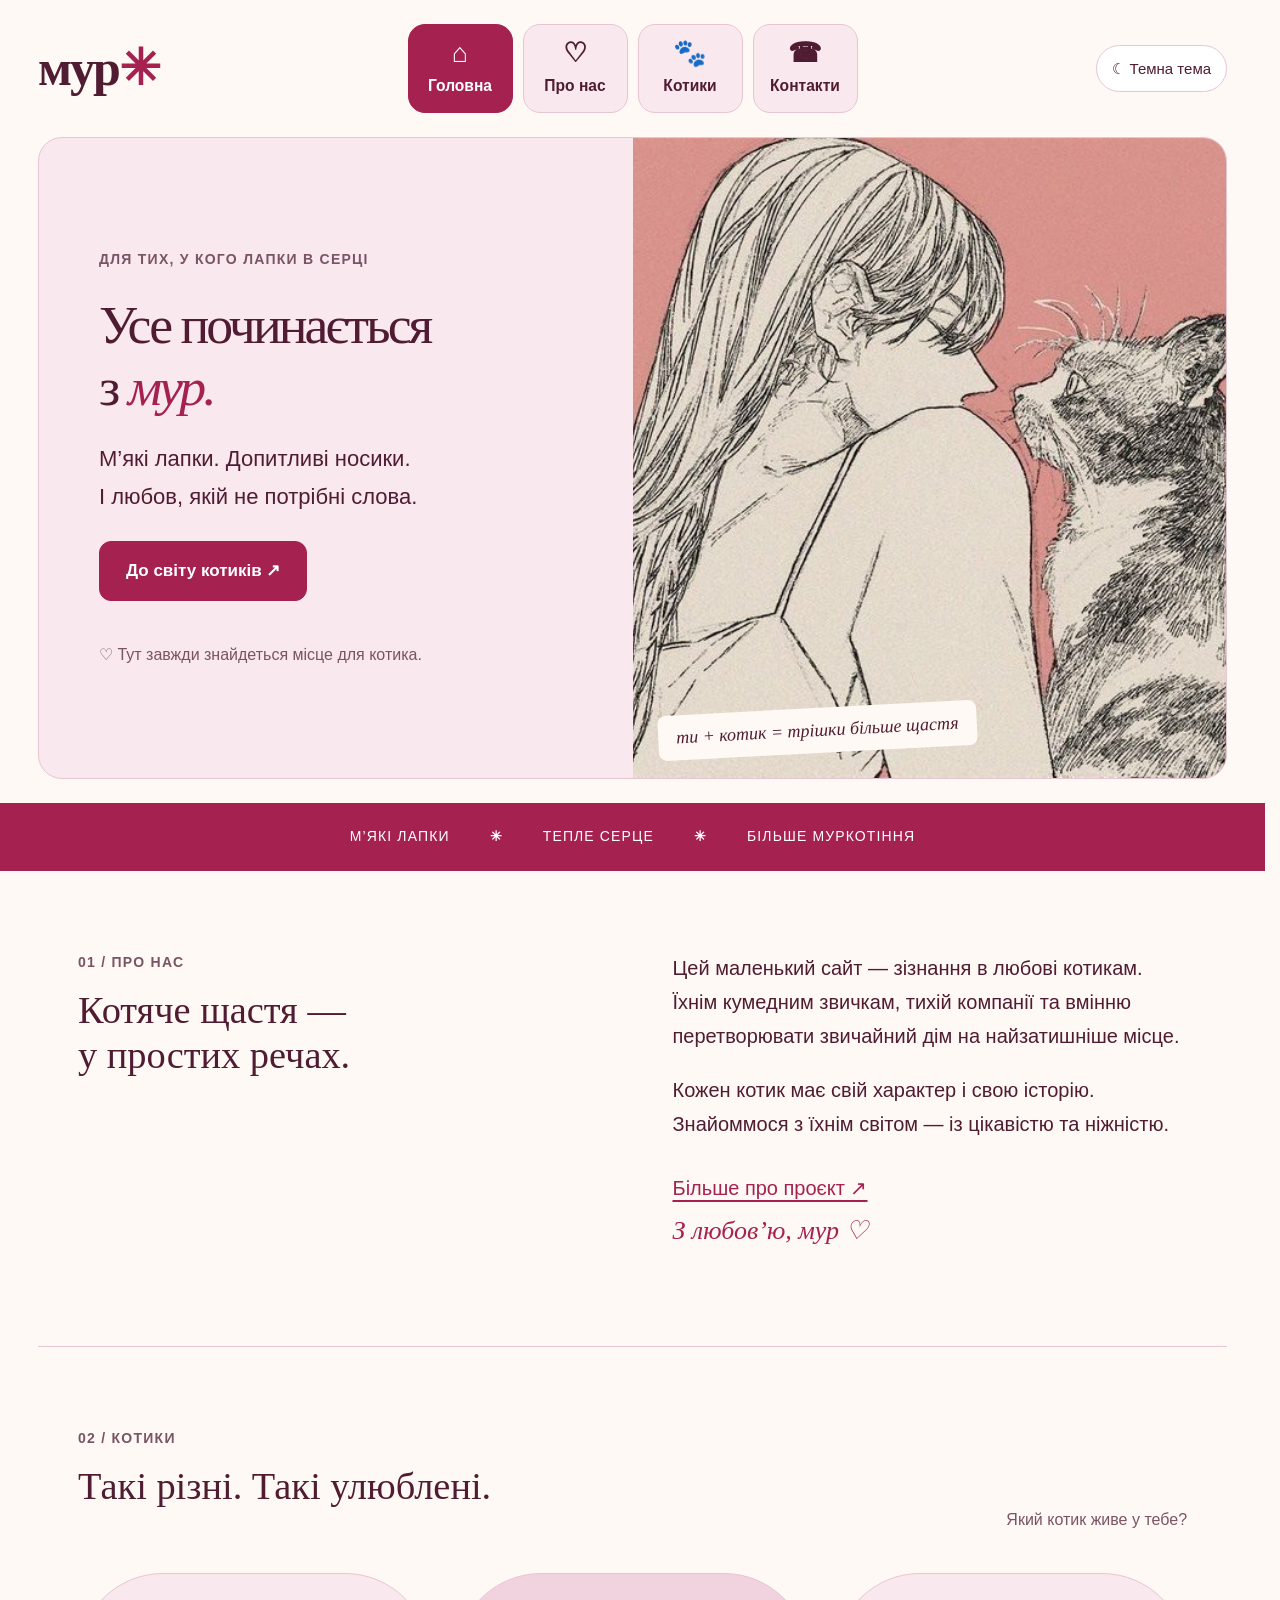
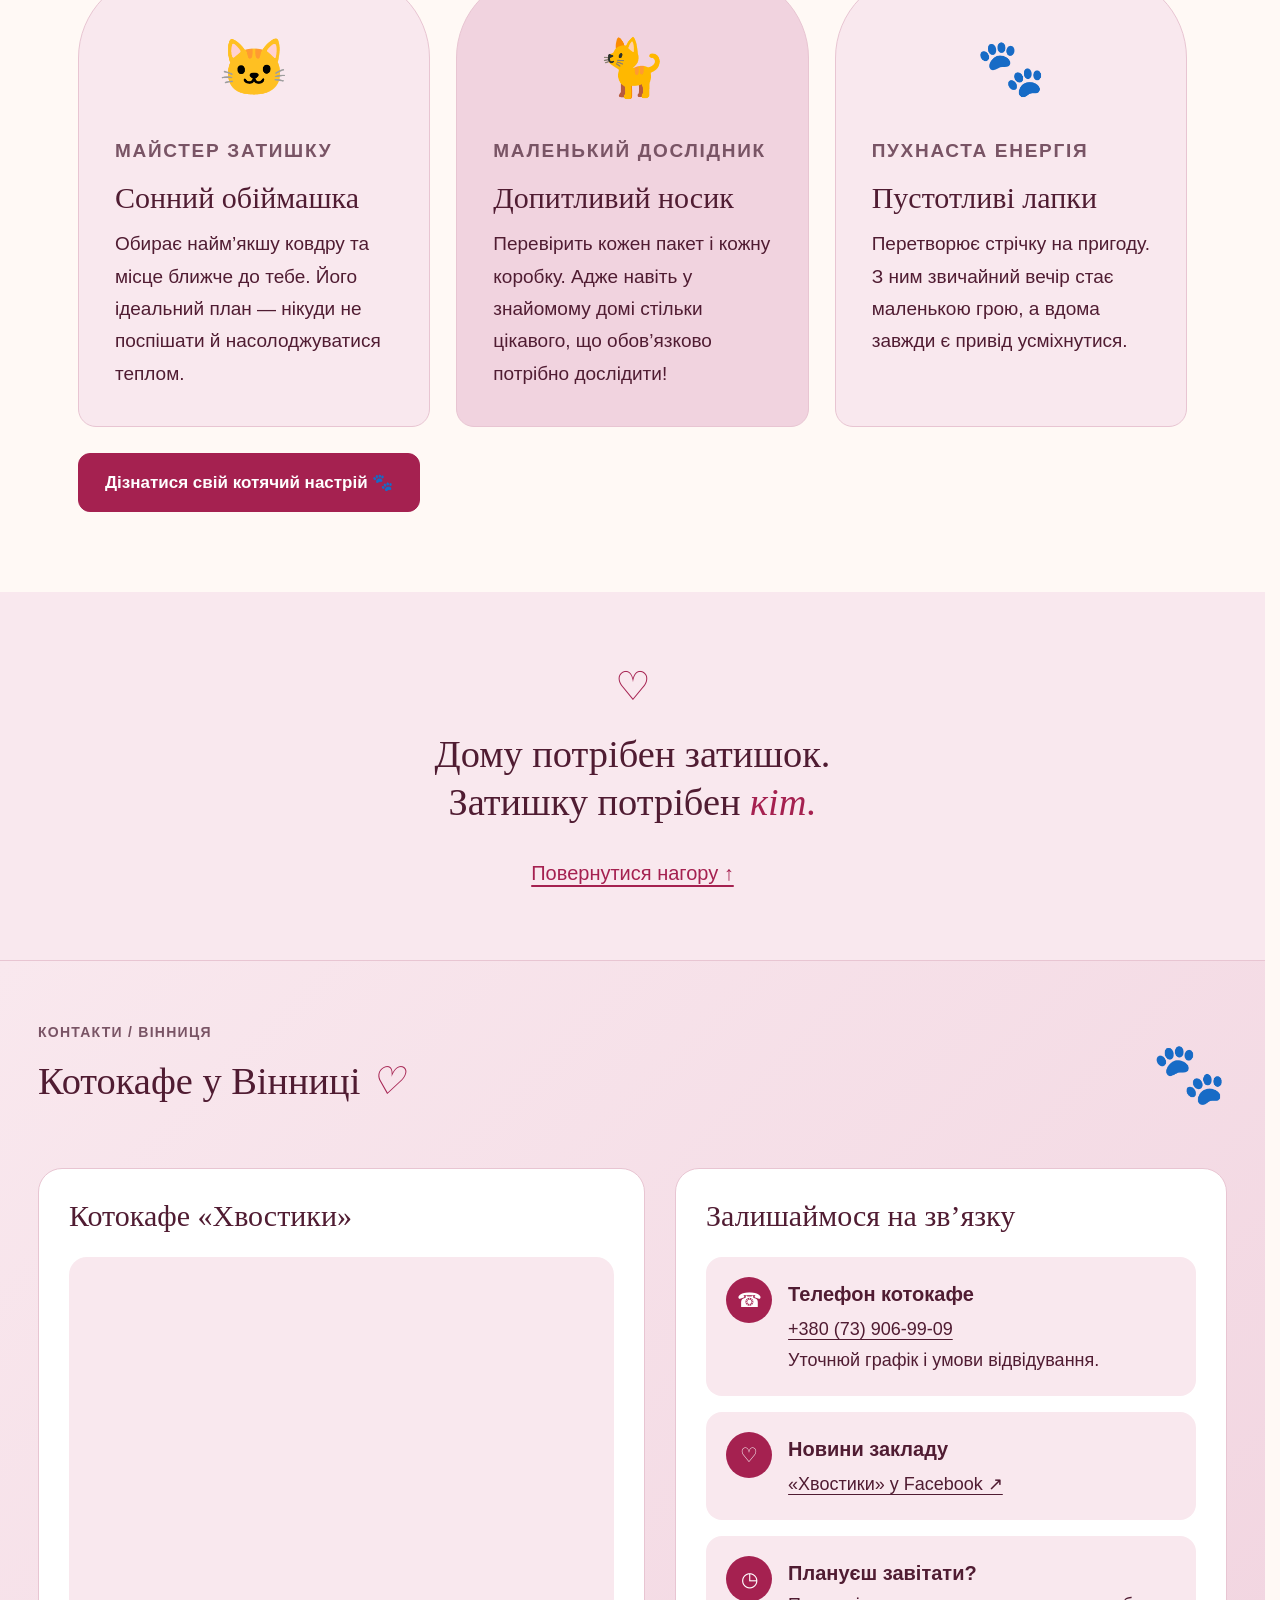
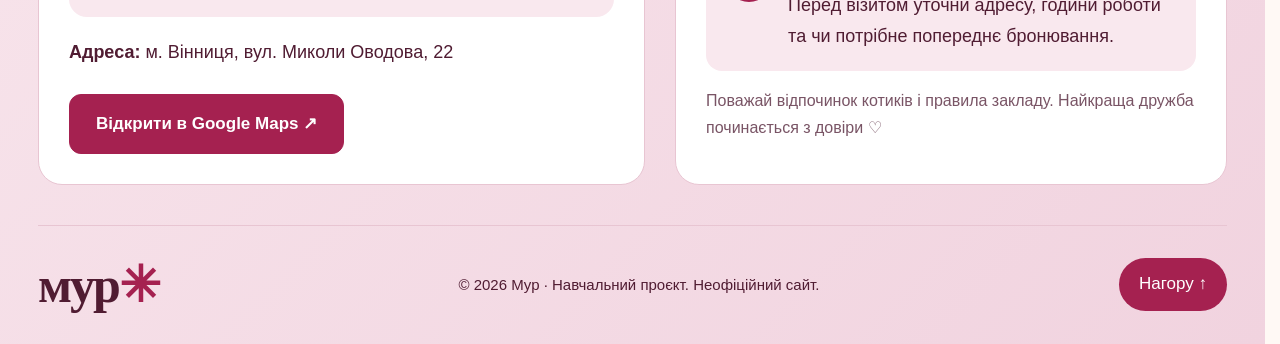
<file: index.html>
<!DOCTYPE html>
<html lang="uk">
	<head>
		<meta charset="UTF-8">
			<meta name="viewport" content="width=device-width, initial-scale=1.0">
				<meta name="description" content="Мур — затишний навчальний сайт про котиків, їхні звички та дружбу з ними.">
					<title>Головна — Мур</title>
					<link rel="stylesheet" href="style.css">
						<script src="script.js" defer=""></script>
					</head>

	<body id="top">
		<a class="skip-link" href="#main">Перейти до вмісту</a>

		<header class="header">
			<a class="logo" href="index.html" aria-label="Мур — головна">
				мур<span>✳</span>
			</a>

			<nav class="menu" aria-label="Головне меню">
				<a class="menu-link" href="index.html" aria-current="page">
					<span class="menu-icon" aria-hidden="true">⌂</span>
					<span>Головна</span>
				</a>
				<a class="menu-link" href="about/index.html">
					<span class="menu-icon" aria-hidden="true">♡</span>
					<span>Про нас</span>
				</a>
				<a class="menu-link" href="cats/index.html">
					<span class="menu-icon" aria-hidden="true">🐾</span>
					<span>Котики</span>
				</a>
				<a class="menu-link" href="contacts/index.html">
					<span class="menu-icon" aria-hidden="true">☎</span>
					<span>Контакти</span>
				</a>
			</nav>

			<div class="header-actions">
				<button class="theme-toggle" type="button"
				  data-theme-toggle="" aria-pressed="false">
					☾ Темна тема
				</button>
			</div>
		</header>

		<main id="main">
			<section class="hero" id="home">
				<div class="hero-text">
					<p class="eyebrow">ДЛЯ ТИХ, У КОГО ЛАПКИ В СЕРЦІ</p>
					<h1>
						Усе починається<br>
							з <em>мур.</em>
					</h1>
					<p class="intro">
						М’які лапки. Допитливі носики.<br>
          І любов, якій не потрібні слова.
        </p>
					<a class="button" href="cats/index.html">
						До світу котиків ↗
					</a>
					<p class="hero-note">
						♡ Тут завжди знайдеться місце для котика.
					</p>
				</div>

				<figure class="hero-photo">
					<img src="images/cat.png"
					  alt="Малюнок дівчини та котика на рожевому тлі">
						<figcaption>ти + котик = трішки більше щастя</figcaption>
					</figure>
			</section>

			<div class="ribbon" aria-hidden="true">
				<span>М’ЯКІ ЛАПКИ</span>
				<b>✳</b>
				<span>ТЕПЛЕ СЕРЦЕ</span>
				<b>✳</b>
				<span>БІЛЬШЕ МУРКОТІННЯ</span>
			</div>

			<section class="about">
				<div>
					<p class="eyebrow">01 / ПРО НАС</p>
					<h2>
						Котяче щастя —<br>у простих речах.</h2>
				</div>
				<div class="about-text">
					<p>
						Цей маленький сайт — зізнання в любові котикам.
						Їхнім кумедним звичкам, тихій компанії та вмінню
						перетворювати звичайний дім на найзатишніше місце.
					</p>
					<p>
						Кожен котик має свій характер і свою історію.
						Знайоммося з їхнім світом — із цікавістю та ніжністю.
					</p>
					<a class="text-link" href="about/index.html">
						Більше про проєкт ↗
					</a>
					<p class="signature">З любов’ю, мур ♡</p>
				</div>
			</section>

			<section class="cats">
				<div class="section-heading">
					<div>
						<p class="eyebrow">02 / КОТИКИ</p>
						<h2>Такі різні. Такі улюблені.</h2>
					</div>
					<p class="section-note">Який котик живе у тебе?</p>
				</div>

				<div class="cards">
					<article class="card">
						<div class="cat-icon" aria-hidden="true">🐱</div>
						<p class="tag">МАЙСТЕР ЗАТИШКУ</p>
						<h3>Сонний обіймашка</h3>
						<p>
							Обирає найм’якшу ковдру та місце ближче до тебе.
							Його ідеальний план — нікуди не поспішати
							й насолоджуватися теплом.
						</p>
					</article>

					<article class="card">
						<div class="cat-icon" aria-hidden="true">🐈</div>
						<p class="tag">МАЛЕНЬКИЙ ДОСЛІДНИК</p>
						<h3>Допитливий носик</h3>
						<p>
							Перевірить кожен пакет і кожну коробку.
							Адже навіть у знайомому домі стільки цікавого,
							що обов’язково потрібно дослідити!
						</p>
					</article>

					<article class="card">
						<div class="cat-icon" aria-hidden="true">🐾</div>
						<p class="tag">ПУХНАСТА ЕНЕРГІЯ</p>
						<h3>Пустотливі лапки</h3>
						<p>
							Перетворює стрічку на пригоду.
							З ним звичайний вечір стає маленькою грою,
							а вдома завжди є привід усміхнутися.
						</p>
					</article>
				</div>

				<a class="button" href="cats/index.html#quiz">
					Дізнатися свій котячий настрій 🐾
				</a>
			</section>

			<aside class="closing">
				<span class="closing-heart" aria-hidden="true">♡</span>
				<p>
					Дому потрібен затишок.<br>
						Затишку потрібен <em>кіт.</em>
				</p>
				<a class="back-link" href="#top">Повернутися нагору ↑</a>
			</aside>
		</main>

		<footer class="contact-footer" id="contacts">
			<div class="footer-heading">
				<div>
					<p class="eyebrow">КОНТАКТИ / ВІННИЦЯ</p>
					<h2>
						Котокафе у Вінниці <em>♡</em>
					</h2>
				</div>
				<span class="floating-paw" aria-hidden="true">🐾</span>
			</div>

			<div class="footer-grid">
				<section class="map-card" aria-labelledby="map-title">
					<h3 id="map-title">Котокафе «Хвостики»</h3>
					<iframe class="location-map"
					  title="Мапа котокафе Хвостики у Вінниці"
					  src="https://maps.google.com/maps?q=Хвостики,+Миколи+Оводова+22,+Вінниця&amp;z=16&amp;output=embed"
					  loading="lazy" allowfullscreen=""
					  referrerpolicy="no-referrer-when-downgrade"></iframe>
					<p class="map-address">
						<strong>Адреса:</strong> м. Вінниця, вул. Миколи Оводова, 22
					</p>
					<a class="button"
					  href="https://www.google.com/maps/search/?api=1&amp;query=Хвостики+Миколи+Оводова+22+Вінниця"
					  target="_blank" rel="noopener noreferrer">
						Відкрити в Google Maps ↗
					</a>
				</section>

				<section class="contact-details" aria-labelledby="contact-title">
					<h3 id="contact-title">Залишаймося на зв’язку</h3>

					<div class="contact-item">
						<span class="contact-icon" aria-hidden="true">☎</span>
						<div>
							<h4>Телефон котокафе</h4>
							<a href="tel:+380739069909">+380 (73) 906-99-09</a>
							<p>Уточнюй графік і умови відвідування.</p>
						</div>
					</div>

					<div class="contact-item">
						<span class="contact-icon" aria-hidden="true">♡</span>
						<div>
							<h4>Новини закладу</h4>
							<a href="https://www.facebook.com/catcafe.vn/"
							  target="_blank" rel="noopener noreferrer">
								«Хвостики» у Facebook ↗
							</a>
						</div>
					</div>

					<div class="contact-item">
						<span class="contact-icon" aria-hidden="true">◷</span>
						<div>
							<h4>Плануєш завітати?</h4>
							<p>
								Перед візитом уточни адресу, години роботи
								та чи потрібне попереднє бронювання.
							</p>
						</div>
					</div>

					<p class="footer-invitation">
						Поважай відпочинок котиків і правила закладу.
						Найкраща дружба починається з довіри ♡
					</p>
				</section>
			</div>

			<div class="footer-bottom">
				<a class="logo" href="#top">
					мур<span>✳</span>
				</a>
				<p>© 2026 Мур · Навчальний проєкт. Неофіційний сайт.</p>
				<a class="footer-top" href="#top">Нагору ↑</a>
			</div>
		</footer>
	</body>
</html>
</file>
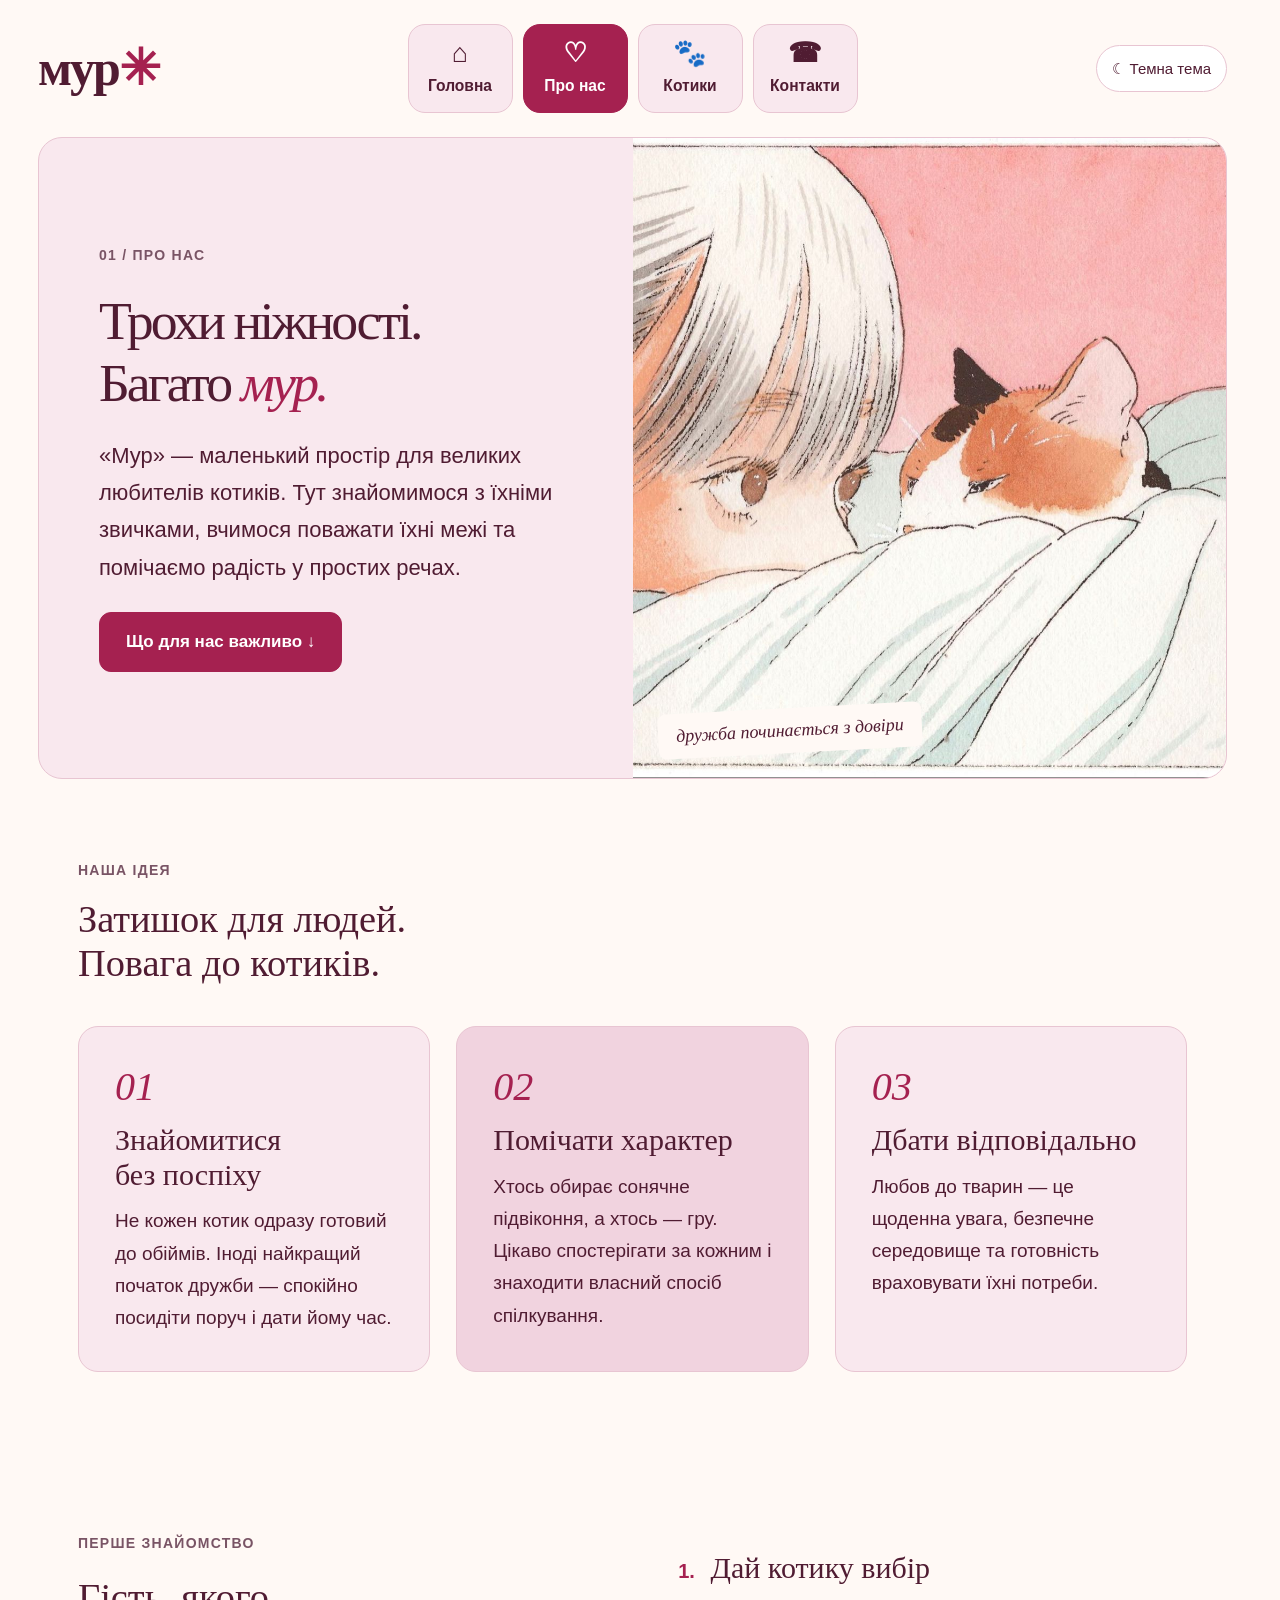
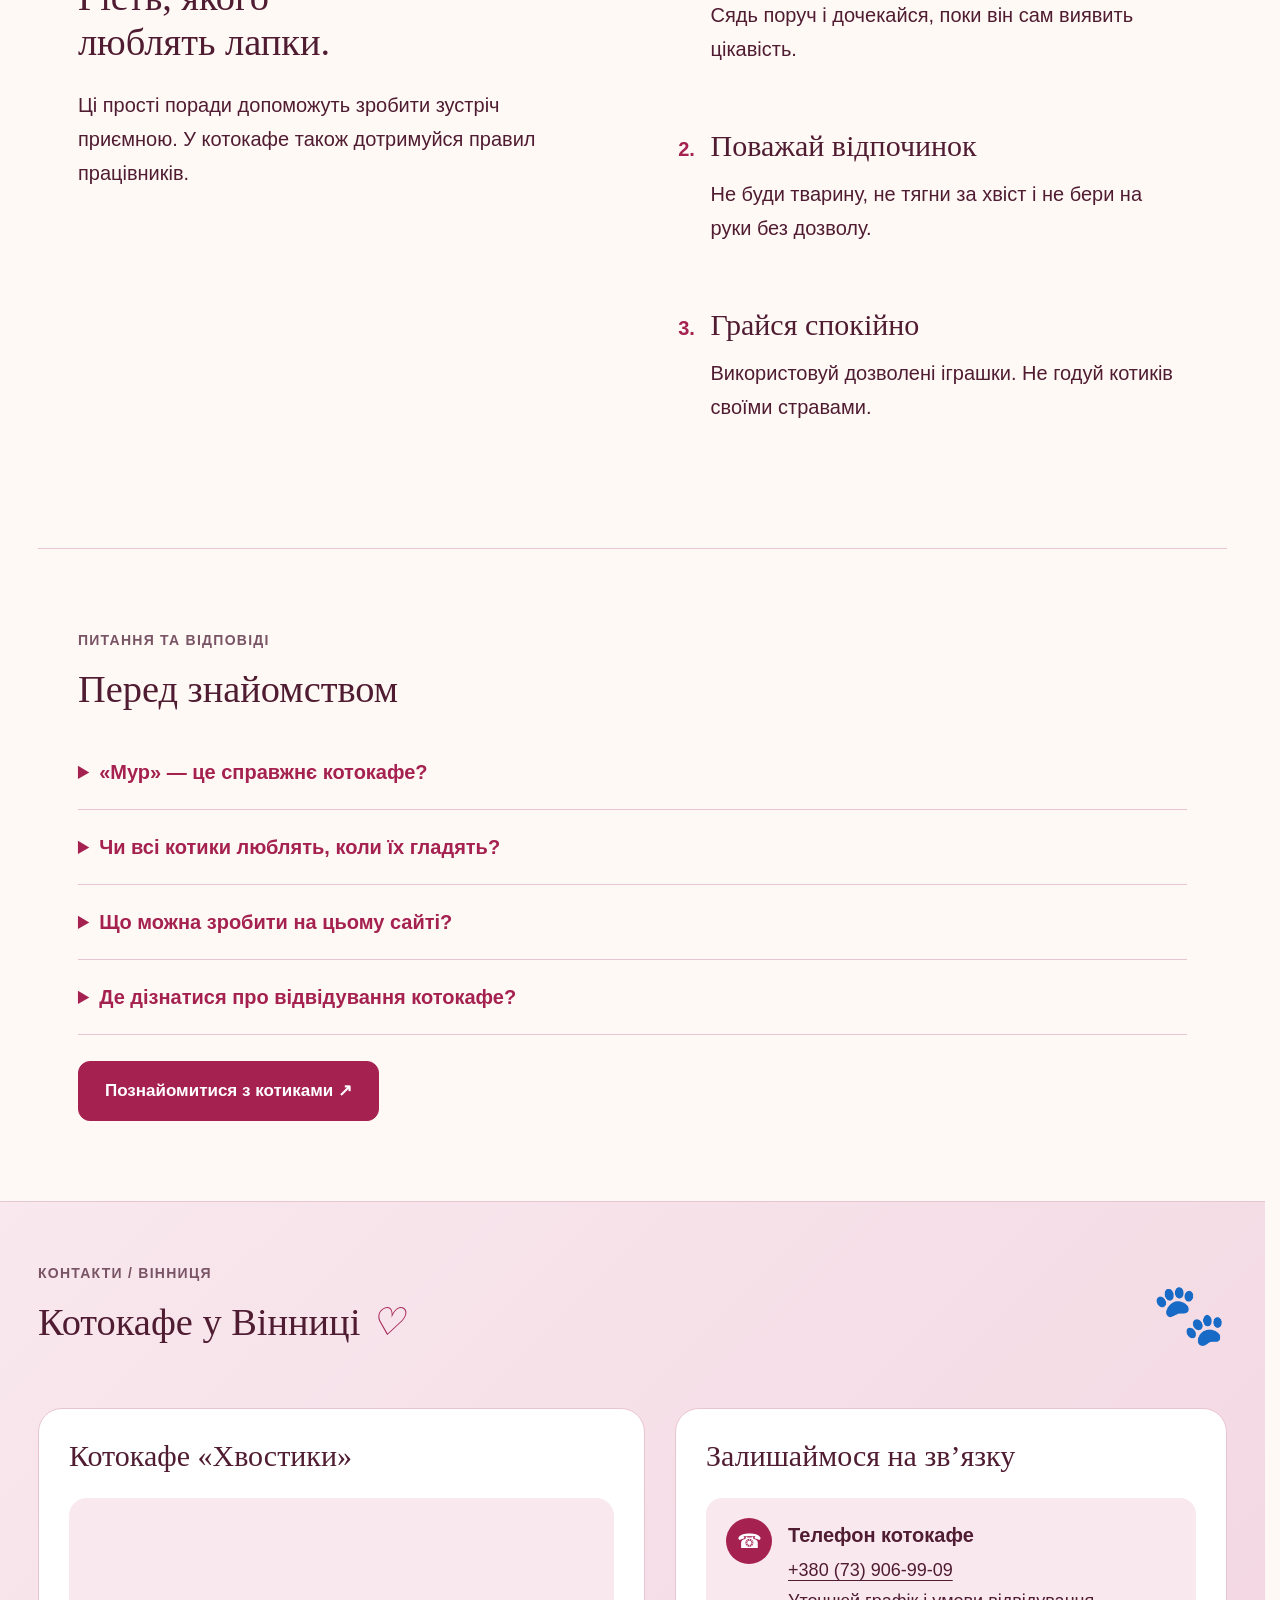
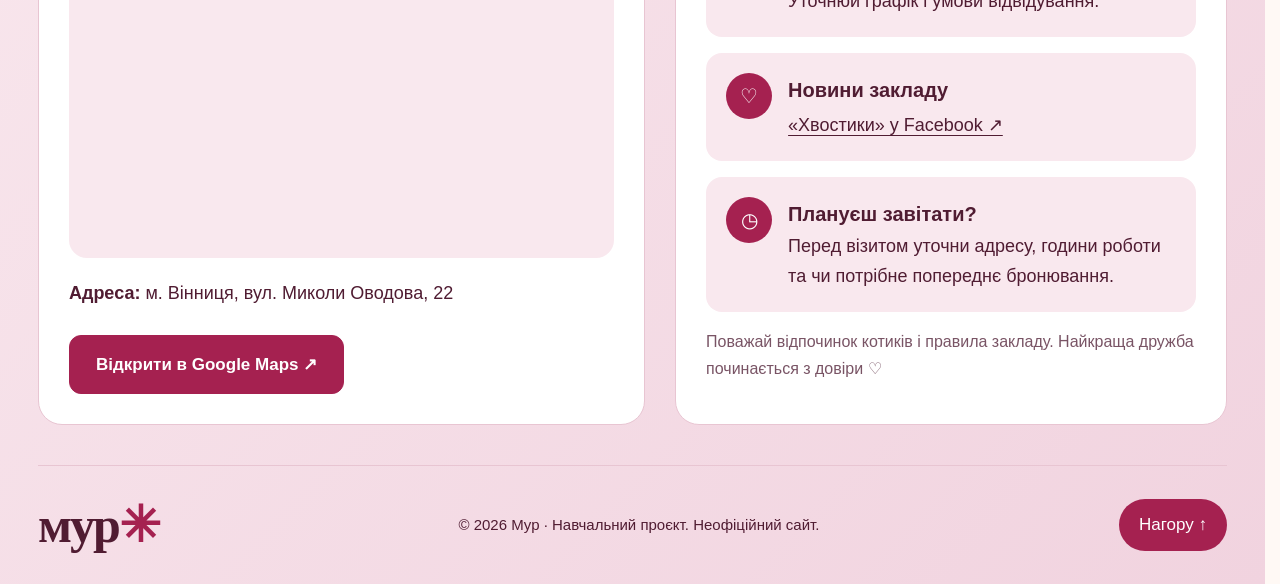
<file: about/index.html>
<!DOCTYPE html>
<html lang="uk">
	<head>
		<meta charset="UTF-8">
			<meta name="viewport" content="width=device-width, initial-scale=1.0">
				<meta name="description" content="Про проєкт Мур: любов до котиків, довіра та дбайливе спілкування.">
					<title>Про нас — Мур</title>
					<link rel="stylesheet" href="../style.css">
						<script src="../script.js" defer=""></script>
					</head>

	<body id="top">
		<a class="skip-link" href="#main">Перейти до вмісту</a>

		<header class="header">
			<a class="logo" href="../index.html" aria-label="Мур — головна">
				мур<span>✳</span>
			</a>

			<nav class="menu" aria-label="Головне меню">
				<a class="menu-link" href="../index.html">
					<span class="menu-icon" aria-hidden="true">⌂</span>
					<span>Головна</span>
				</a>
				<a class="menu-link" href="index.html" aria-current="page">
					<span class="menu-icon" aria-hidden="true">♡</span>
					<span>Про нас</span>
				</a>
				<a class="menu-link" href="../cats/index.html">
					<span class="menu-icon" aria-hidden="true">🐾</span>
					<span>Котики</span>
				</a>
				<a class="menu-link" href="../contacts/index.html">
					<span class="menu-icon" aria-hidden="true">☎</span>
					<span>Контакти</span>
				</a>
			</nav>

			<div class="header-actions">
				<button class="theme-toggle" type="button"
				  data-theme-toggle="" aria-pressed="false">
					☾ Темна тема
				</button>
			</div>
		</header>

		<main id="main">
			<section class="hero">
				<div class="hero-text">
					<p class="eyebrow">01 / ПРО НАС</p>
					<h1>
						Трохи ніжності.<br>
							Багато <em>мур.</em>
					</h1>
					<p class="intro">
						«Мур» — маленький простір для великих любителів котиків.
						Тут знайомимося з їхніми звичками, вчимося поважати
						їхні межі та помічаємо радість у простих речах.
					</p>
					<a class="button" href="#values">Що для нас важливо ↓</a>
				</div>

				<figure class="hero-photo">
					<img src="images/about_us.jpg"
					  alt="Дівчина й котик дивляться одне на одного">
						<figcaption>дружба починається з довіри</figcaption>
					</figure>
			</section>

			<section class="section" id="values">
				<p class="eyebrow">НАША ІДЕЯ</p>
				<h2>
					Затишок для людей.<br>Повага до котиків.</h2>

				<div class="cards">
					<article class="info-card">
						<span class="number">01</span>
						<h3>Знайомитися без поспіху</h3>
						<p>
							Не кожен котик одразу готовий до обіймів.
							Іноді найкращий початок дружби — спокійно
							посидіти поруч і дати йому час.
						</p>
					</article>

					<article class="info-card">
						<span class="number">02</span>
						<h3>Помічати характер</h3>
						<p>
							Хтось обирає сонячне підвіконня, а хтось — гру.
							Цікаво спостерігати за кожним і знаходити
							власний спосіб спілкування.
						</p>
					</article>

					<article class="info-card">
						<span class="number">03</span>
						<h3>Дбати відповідально</h3>
						<p>
							Любов до тварин — це щоденна увага,
							безпечне середовище та готовність
							враховувати їхні потреби.
						</p>
					</article>
				</div>
			</section>

			<section class="section split">
				<div>
					<p class="eyebrow">ПЕРШЕ ЗНАЙОМСТВО</p>
					<h2>
						Гість, якого<br>люблять лапки.</h2>
					<p>
						Ці прості поради допоможуть зробити зустріч приємною.
						У котокафе також дотримуйся правил працівників.
					</p>
				</div>

				<ol class="steps">
					<li>
						<h3>Дай котику вибір</h3>
						<p>
							Сядь поруч і дочекайся, поки він сам виявить цікавість.
						</p>
					</li>
					<li>
						<h3>Поважай відпочинок</h3>
						<p>
							Не буди тварину, не тягни за хвіст
							і не бери на руки без дозволу.
						</p>
					</li>
					<li>
						<h3>Грайся спокійно</h3>
						<p>
							Використовуй дозволені іграшки.
							Не годуй котиків своїми стравами.
						</p>
					</li>
				</ol>
			</section>

			<section class="section faq">
				<p class="eyebrow">ПИТАННЯ ТА ВІДПОВІДІ</p>
				<h2>Перед знайомством</h2>

				<details>
					<summary>«Мур» — це справжнє котокафе?</summary>
					<p>
						«Мур» — навчальний вебпроєкт. На сторінці контактів
						наведено окремий заклад «Хвостики» у Вінниці.
						Цей сайт не є його офіційним представництвом.
					</p>
				</details>

				<details>
					<summary>Чи всі котики люблять, коли їх гладять?</summary>
					<p>
						У кожного свій характер і настрій.
						Якщо котик відходить або не хоче контакту,
						дай йому простір і не наполягай.
					</p>
				</details>

				<details>
					<summary>Що можна зробити на цьому сайті?</summary>
					<p>
						Познайомитися з вигаданими персонажами, прочитати
						їхні історії, віртуально погладити котика
						та пройти маленький тест на котячий настрій.
					</p>
				</details>

				<details>
					<summary>Де дізнатися про відвідування котокафе?</summary>
					<p>
						У контактах є мапа, телефон і посилання на сторінку
						«Хвостиків». Час роботи й умови відвідування
						уточнюй безпосередньо у закладу.
					</p>
				</details>

				<a class="button" href="../cats/index.html">
					Познайомитися з котиками ↗
				</a>
			</section>
		</main>

		<footer class="contact-footer" id="contacts">
			<div class="footer-heading">
				<div>
					<p class="eyebrow">КОНТАКТИ / ВІННИЦЯ</p>
					<h2>
						Котокафе у Вінниці <em>♡</em>
					</h2>
				</div>
				<span class="floating-paw" aria-hidden="true">🐾</span>
			</div>

			<div class="footer-grid">
				<section class="map-card" aria-labelledby="map-title">
					<h3 id="map-title">Котокафе «Хвостики»</h3>
					<iframe class="location-map"
					  title="Мапа котокафе Хвостики у Вінниці"
					  src="https://maps.google.com/maps?q=Хвостики,+Миколи+Оводова+22,+Вінниця&amp;z=16&amp;output=embed"
					  loading="lazy" allowfullscreen=""
					  referrerpolicy="no-referrer-when-downgrade"></iframe>
					<p class="map-address">
						<strong>Адреса:</strong> м. Вінниця, вул. Миколи Оводова, 22
					</p>
					<a class="button"
					  href="https://www.google.com/maps/search/?api=1&amp;query=Хвостики+Миколи+Оводова+22+Вінниця"
					  target="_blank" rel="noopener noreferrer">
						Відкрити в Google Maps ↗
					</a>
				</section>

				<section class="contact-details" aria-labelledby="contact-title">
					<h3 id="contact-title">Залишаймося на зв’язку</h3>

					<div class="contact-item">
						<span class="contact-icon" aria-hidden="true">☎</span>
						<div>
							<h4>Телефон котокафе</h4>
							<a href="tel:+380739069909">+380 (73) 906-99-09</a>
							<p>Уточнюй графік і умови відвідування.</p>
						</div>
					</div>

					<div class="contact-item">
						<span class="contact-icon" aria-hidden="true">♡</span>
						<div>
							<h4>Новини закладу</h4>
							<a href="https://www.facebook.com/catcafe.vn/"
							  target="_blank" rel="noopener noreferrer">
								«Хвостики» у Facebook ↗
							</a>
						</div>
					</div>

					<div class="contact-item">
						<span class="contact-icon" aria-hidden="true">◷</span>
						<div>
							<h4>Плануєш завітати?</h4>
							<p>
								Перед візитом уточни адресу, години роботи
								та чи потрібне попереднє бронювання.
							</p>
						</div>
					</div>

					<p class="footer-invitation">
						Поважай відпочинок котиків і правила закладу.
						Найкраща дружба починається з довіри ♡
					</p>
				</section>
			</div>

			<div class="footer-bottom">
				<a class="logo" href="../index.html">
					мур<span>✳</span>
				</a>
				<p>© 2026 Мур · Навчальний проєкт. Неофіційний сайт.</p>
				<a class="footer-top" href="#top">Нагору ↑</a>
			</div>
		</footer>
	</body>
</html>
</file>
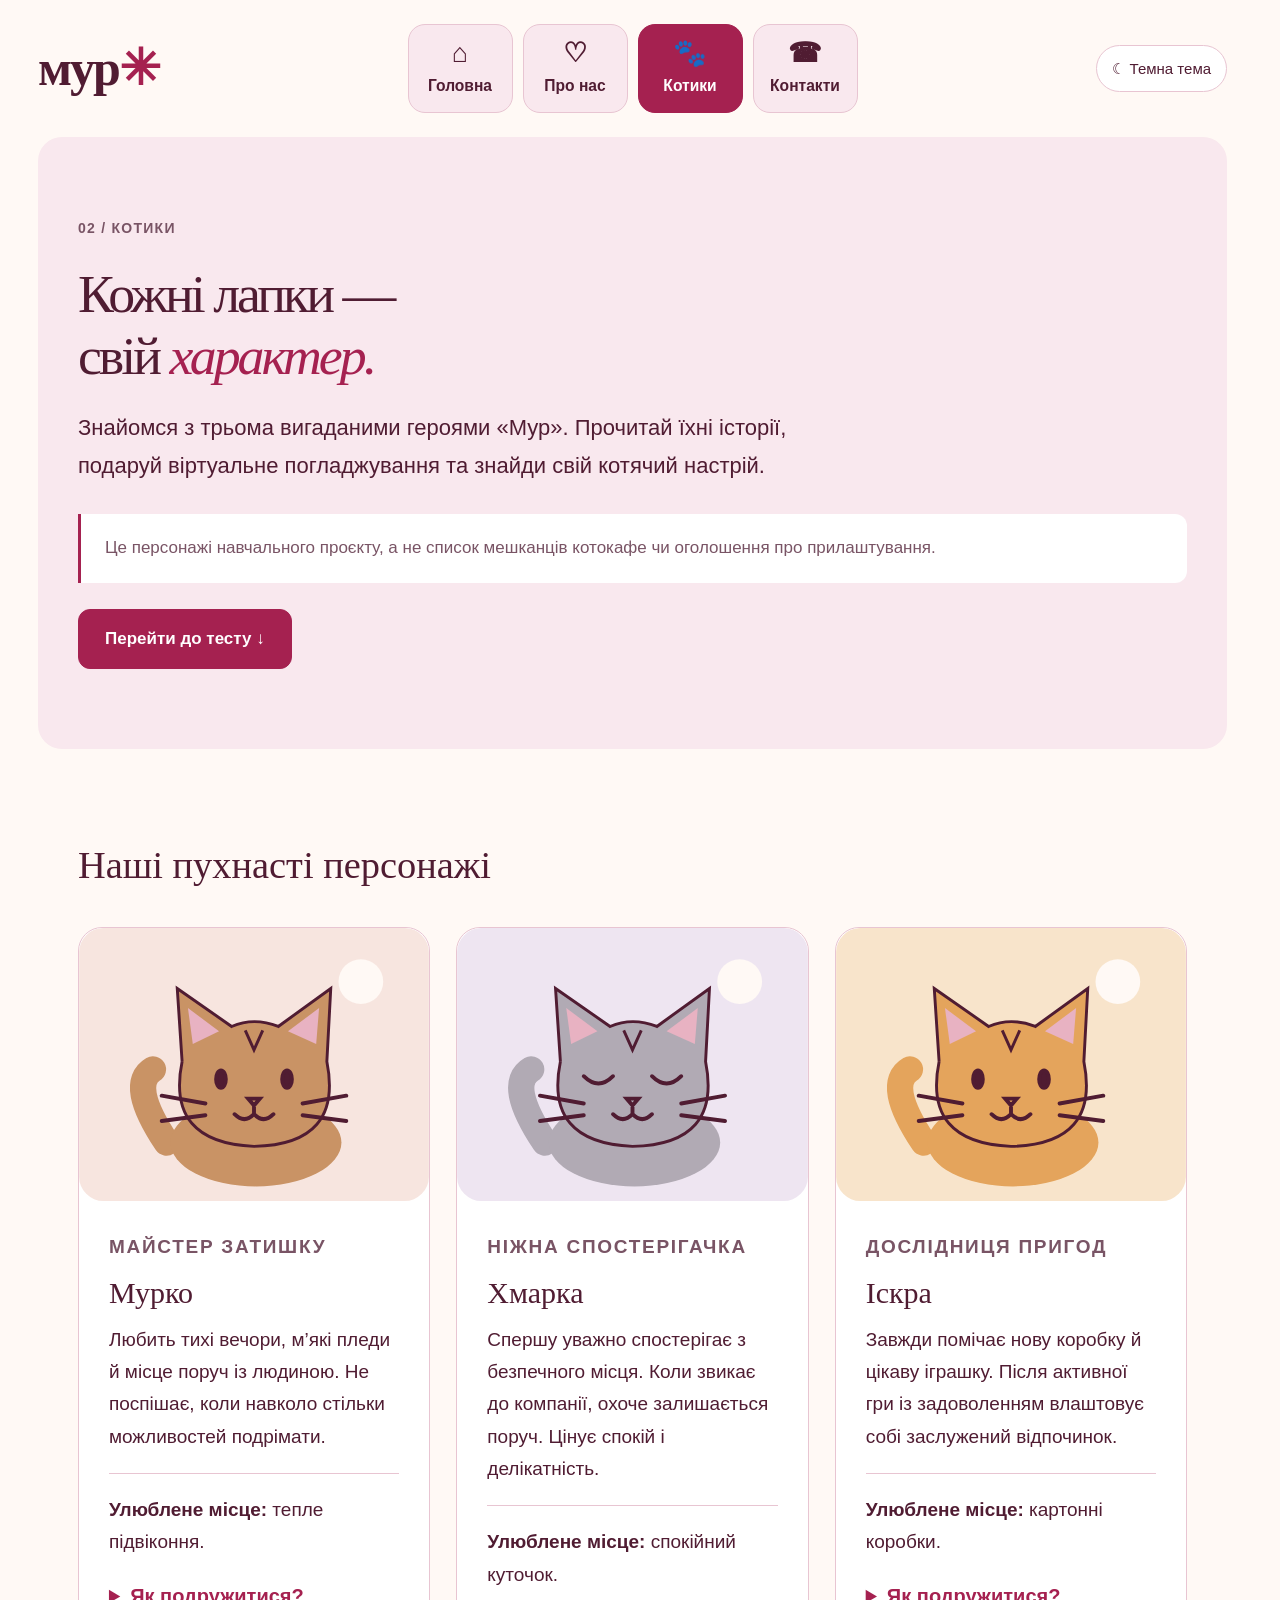
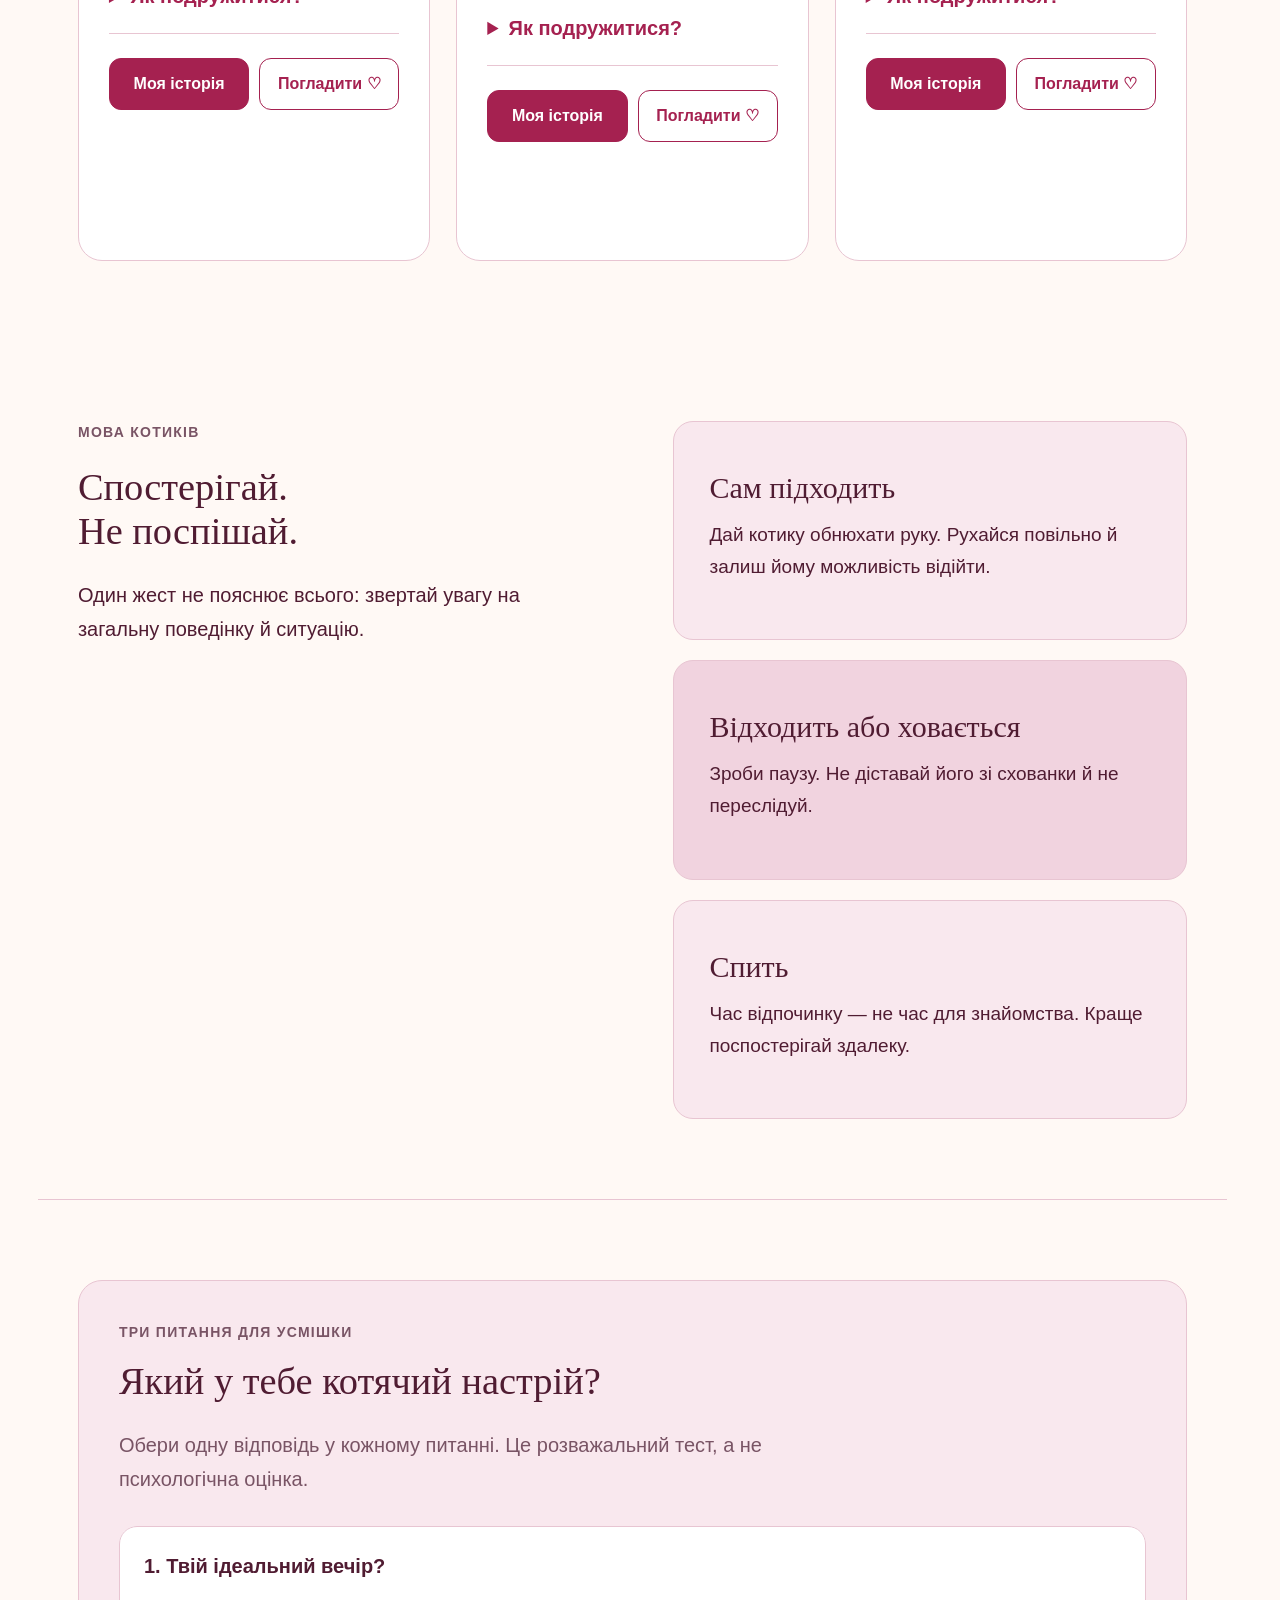
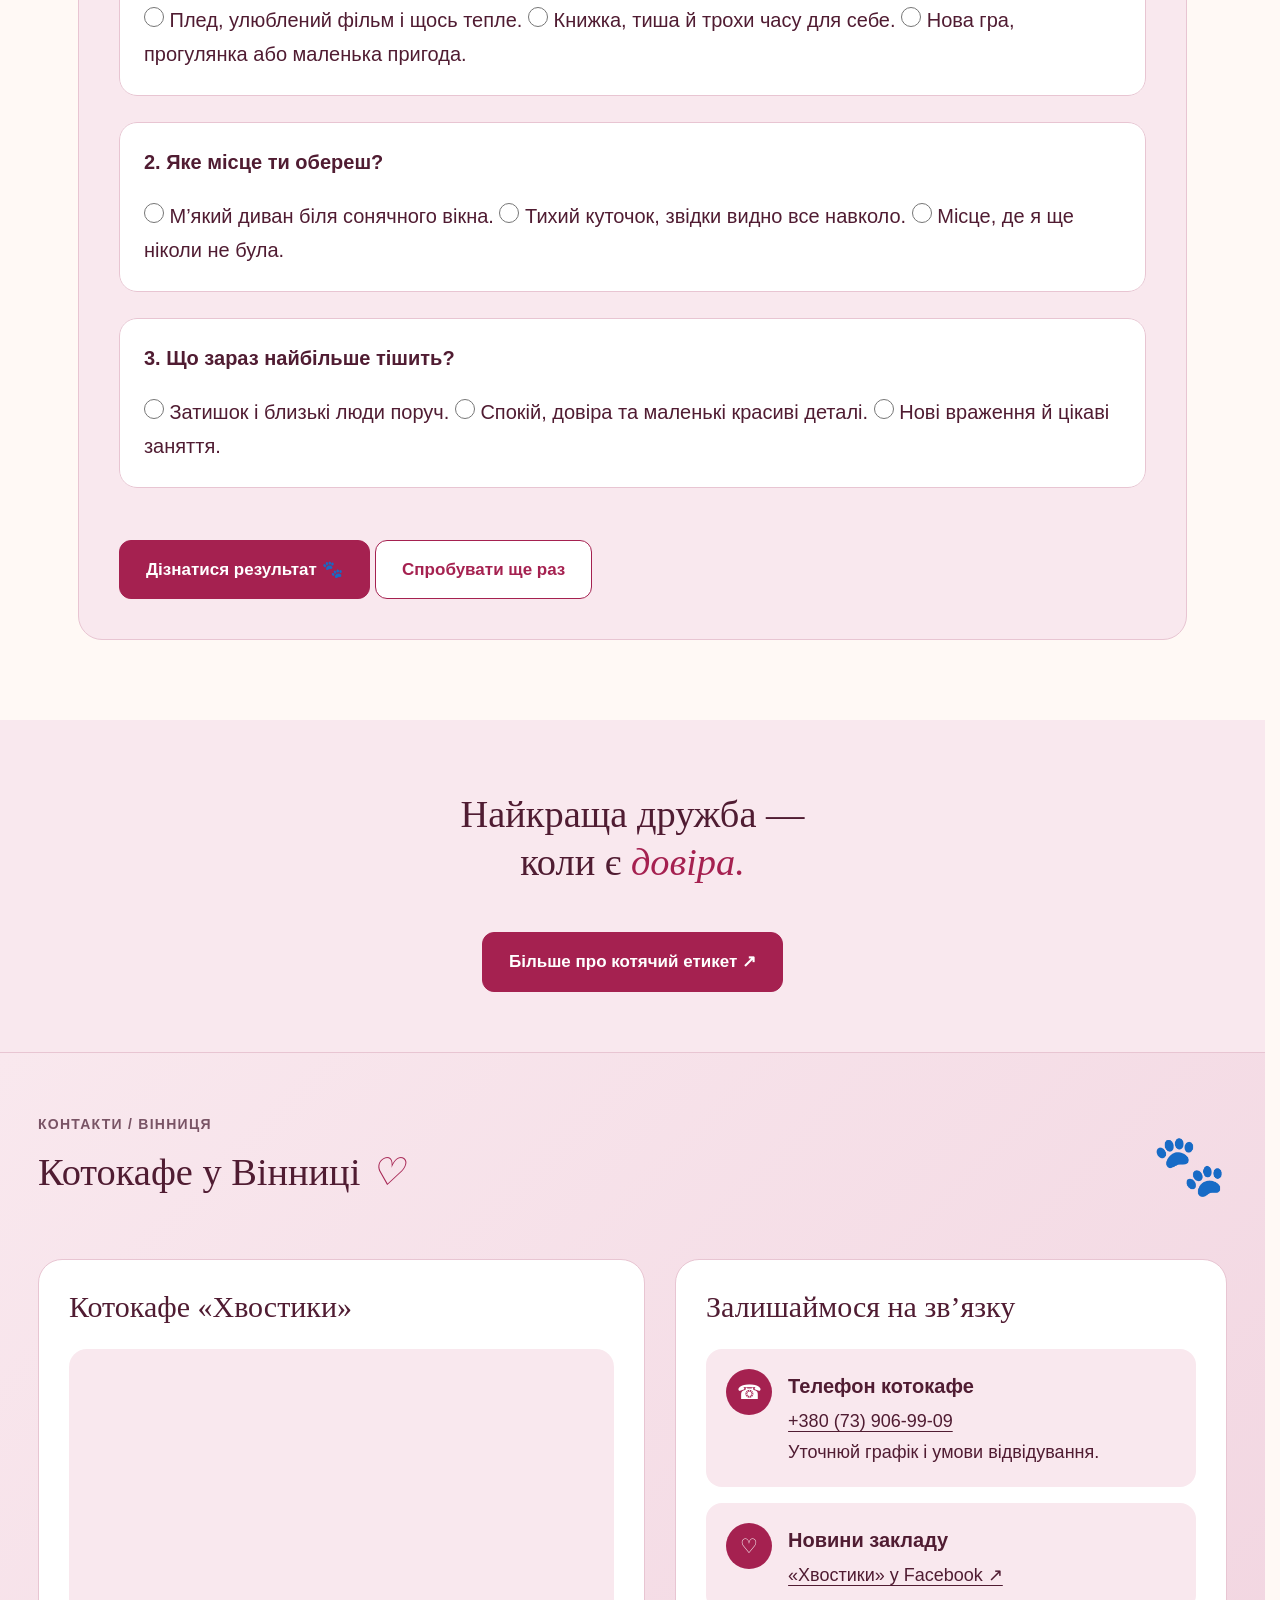
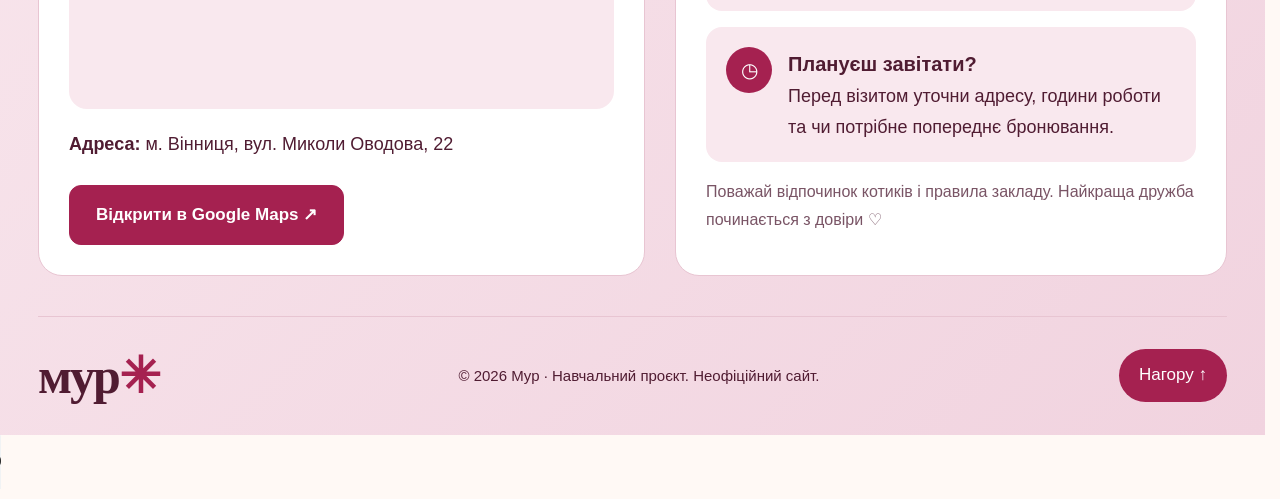
<file: cats/index.html>
<!DOCTYPE html>
<html lang="uk">
	<head>
		<meta charset="UTF-8">
			<meta name="viewport" content="width=device-width, initial-scale=1.0">
				<meta name="description" content="Познайомся з персонажами Мур, прочитай їхні історії та дізнайся свій котячий настрій.">
					<title>Котики — Мур</title>
					<link rel="stylesheet" href="../style.css">
						<script src="../script.js" defer=""></script>
					</head>

	<body id="top">
		<a class="skip-link" href="#main">Перейти до вмісту</a>

		<header class="header">
			<a class="logo" href="../index.html" aria-label="Мур — головна">
				мур<span>✳</span>
			</a>

			<nav class="menu" aria-label="Головне меню">
				<a class="menu-link" href="../index.html">
					<span class="menu-icon" aria-hidden="true">⌂</span>
					<span>Головна</span>
				</a>
				<a class="menu-link" href="../about/index.html">
					<span class="menu-icon" aria-hidden="true">♡</span>
					<span>Про нас</span>
				</a>
				<a class="menu-link" href="index.html" aria-current="page">
					<span class="menu-icon" aria-hidden="true">🐾</span>
					<span>Котики</span>
				</a>
				<a class="menu-link" href="../contacts/index.html">
					<span class="menu-icon" aria-hidden="true">☎</span>
					<span>Контакти</span>
				</a>
			</nav>

			<div class="header-actions">
				<button class="theme-toggle" type="button"
				  data-theme-toggle="" aria-pressed="false">
					☾ Темна тема
				</button>
			</div>
		</header>

		<main id="main">
			<section class="page-intro section">
				<p class="eyebrow">02 / КОТИКИ</p>
				<h1>
					Кожні лапки —<br>
						свій <em>характер.</em>
				</h1>
				<p class="intro">
					Знайомся з трьома вигаданими героями «Мур».
					Прочитай їхні історії, подаруй віртуальне погладжування
					та знайди свій котячий настрій.
				</p>
				<p class="notice">
					Це персонажі навчального проєкту, а не список мешканців
					котокафе чи оголошення про прилаштування.
				</p>
				<a class="button" href="#quiz">Перейти до тесту ↓</a>
			</section>

			<section class="section profile-section">
				<h2>Наші пухнасті персонажі</h2>

				<div class="cards">
					<article class="profile">
						<img src="images/murko.svg" alt="Ілюстрація котика Мурка">
							<div class="profile-copy">
								<p class="eyebrow">МАЙСТЕР ЗАТИШКУ</p>
								<h3>Мурко</h3>
								<p>
									Любить тихі вечори, м’які пледи й місце поруч
									із людиною. Не поспішає, коли навколо
									стільки можливостей подрімати.
								</p>
								<p class="fact">
									<strong>Улюблене місце:</strong> тепле підвіконня.
								</p>
								<details>
									<summary>Як подружитися?</summary>
									<p>
										Сядь поруч і дозволь йому самому скоротити відстань.
									</p>
								</details>

								<div class="profile-actions">
									<button class="button" type="button" data-story="murko">
										Моя історія
									</button>
									<button class="button button-secondary"
									  type="button" data-pet="murko"
									  aria-label="Віртуально погладити Мурка">
										Погладити ♡
									</button>
								</div>
								<p class="pet-message" role="status" aria-live="polite"></p>
							</div>
						</article>

					<article class="profile">
						<img src="images/hmarka.svg" alt="Ілюстрація котика Хмарки">
							<div class="profile-copy">
								<p class="eyebrow">НІЖНА СПОСТЕРІГАЧКА</p>
								<h3>Хмарка</h3>
								<p>
									Спершу уважно спостерігає з безпечного місця.
									Коли звикає до компанії, охоче залишається поруч.
									Цінує спокій і делікатність.
								</p>
								<p class="fact">
									<strong>Улюблене місце:</strong> спокійний куточок.
								</p>
								<details>
									<summary>Як подружитися?</summary>
									<p>
										Говори тихо та не намагайся одразу взяти її на руки.
									</p>
								</details>

								<div class="profile-actions">
									<button class="button" type="button" data-story="hmarka">
										Моя історія
									</button>
									<button class="button button-secondary"
									  type="button" data-pet="hmarka"
									  aria-label="Віртуально погладити Хмарку">
										Погладити ♡
									</button>
								</div>
								<p class="pet-message" role="status" aria-live="polite"></p>
							</div>
						</article>

					<article class="profile">
						<img src="images/iskra.svg" alt="Ілюстрація котика Іскри">
							<div class="profile-copy">
								<p class="eyebrow">ДОСЛІДНИЦЯ ПРИГОД</p>
								<h3>Іскра</h3>
								<p>
									Завжди помічає нову коробку й цікаву іграшку.
									Після активної гри із задоволенням
									влаштовує собі заслужений відпочинок.
								</p>
								<p class="fact">
									<strong>Улюблене місце:</strong> картонні коробки.
								</p>
								<details>
									<summary>Як подружитися?</summary>
									<p>
										Запропонуй гру з іграшкою та роби перерви.
									</p>
								</details>

								<div class="profile-actions">
									<button class="button" type="button" data-story="iskra">
										Моя історія
									</button>
									<button class="button button-secondary"
									  type="button" data-pet="iskra"
									  aria-label="Віртуально погладити Іскру">
										Погладити ♡
									</button>
								</div>
								<p class="pet-message" role="status" aria-live="polite"></p>
							</div>
						</article>
				</div>
			</section>

			<section class="section split">
				<div>
					<p class="eyebrow">МОВА КОТИКІВ</p>
					<h2>
						Спостерігай.<br>Не поспішай.</h2>
					<p>
						Один жест не пояснює всього: звертай увагу
						на загальну поведінку й ситуацію.
					</p>
				</div>

				<div class="stack">
					<article class="info-card">
						<h3>Сам підходить</h3>
						<p>
							Дай котику обнюхати руку. Рухайся повільно
							й залиш йому можливість відійти.
						</p>
					</article>
					<article class="info-card">
						<h3>Відходить або ховається</h3>
						<p>
							Зроби паузу. Не діставай його зі схованки
							й не переслідуй.
						</p>
					</article>
					<article class="info-card">
						<h3>Спить</h3>
						<p>
							Час відпочинку — не час для знайомства.
							Краще поспостерігай здалеку.
						</p>
					</article>
				</div>
			</section>

			<section class="section" id="quiz" aria-labelledby="quiz-title">
				<div class="quiz-panel">
					<p class="eyebrow">ТРИ ПИТАННЯ ДЛЯ УСМІШКИ</p>
					<h2 id="quiz-title">Який у тебе котячий настрій?</h2>
					<p class="quiz-description">
						Обери одну відповідь у кожному питанні.
						Це розважальний тест, а не психологічна оцінка.
					</p>

					<form class="quiz-form" id="cat-quiz">
						<fieldset>
							<legend>1. Твій ідеальний вечір?</legend>

							<label class="quiz-option">
								<input type="radio" name="evening" value="murko" required="">
									<span>Плед, улюблений фільм і щось тепле.</span>
								</label>
							<label class="quiz-option">
								<input type="radio" name="evening" value="hmarka">
									<span>Книжка, тиша й трохи часу для себе.</span>
								</label>
							<label class="quiz-option">
								<input type="radio" name="evening" value="iskra">
									<span>Нова гра, прогулянка або маленька пригода.</span>
								</label>
						</fieldset>

						<fieldset>
							<legend>2. Яке місце ти обереш?</legend>

							<label class="quiz-option">
								<input type="radio" name="place" value="murko" required="">
									<span>М’який диван біля сонячного вікна.</span>
								</label>
							<label class="quiz-option">
								<input type="radio" name="place" value="hmarka">
									<span>Тихий куточок, звідки видно все навколо.</span>
								</label>
							<label class="quiz-option">
								<input type="radio" name="place" value="iskra">
									<span>Місце, де я ще ніколи не була.</span>
								</label>
						</fieldset>

						<fieldset>
							<legend>3. Що зараз найбільше тішить?</legend>

							<label class="quiz-option">
								<input type="radio" name="mood" value="murko" required="">
									<span>Затишок і близькі люди поруч.</span>
								</label>
							<label class="quiz-option">
								<input type="radio" name="mood" value="hmarka">
									<span>Спокій, довіра та маленькі красиві деталі.</span>
								</label>
							<label class="quiz-option">
								<input type="radio" name="mood" value="iskra">
									<span>Нові враження й цікаві заняття.</span>
								</label>
						</fieldset>

						<button class="button" type="submit">
							Дізнатися результат 🐾
						</button>
						<button class="button button-secondary" type="reset">
							Спробувати ще раз
						</button>
					</form>

					<div class="quiz-result" id="quiz-result"
					  tabindex="-1" aria-live="polite" hidden=""></div>

					<noscript>
						<p class="notice">
							Для тесту, історій і віртуальних погладжувань
							увімкни JavaScript у браузері.
						</p>
					</noscript>
				</div>
			</section>

			<aside class="closing">
				<p>
					Найкраща дружба —<br>
						коли є <em>довіра.</em>
				</p>
				<a class="button" href="../about/index.html">
					Більше про котячий етикет ↗
				</a>
			</aside>
		</main>

		<dialog class="story-dialog" id="story-dialog"
		  aria-labelledby="story-title" aria-describedby="story-text">
			<button class="dialog-close" type="button" data-dialog-close="">
				Закрити ×
			</button>
			<p class="eyebrow">ВИГАДАНА ІСТОРІЯ ПЕРСОНАЖА</p>
			<img class="dialog-art" id="story-image" alt="" hidden="">
				<h2 id="story-title">Історія котика</h2>
				<p id="story-text"></p>
			</dialog>

		<footer class="contact-footer" id="contacts">
			<div class="footer-heading">
				<div>
					<p class="eyebrow">КОНТАКТИ / ВІННИЦЯ</p>
					<h2>
						Котокафе у Вінниці <em>♡</em>
					</h2>
				</div>
				<span class="floating-paw" aria-hidden="true">🐾</span>
			</div>

			<div class="footer-grid">
				<section class="map-card" aria-labelledby="map-title">
					<h3 id="map-title">Котокафе «Хвостики»</h3>
					<iframe class="location-map"
					  title="Мапа котокафе Хвостики у Вінниці"
					  src="https://maps.google.com/maps?q=Хвостики,+Миколи+Оводова+22,+Вінниця&amp;z=16&amp;output=embed"
					  loading="lazy" allowfullscreen=""
					  referrerpolicy="no-referrer-when-downgrade"></iframe>
					<p class="map-address">
						<strong>Адреса:</strong> м. Вінниця, вул. Миколи Оводова, 22
					</p>
					<a class="button"
					  href="https://www.google.com/maps/search/?api=1&amp;query=Хвостики+Миколи+Оводова+22+Вінниця"
					  target="_blank" rel="noopener noreferrer">
						Відкрити в Google Maps ↗
					</a>
				</section>

				<section class="contact-details" aria-labelledby="contact-title">
					<h3 id="contact-title">Залишаймося на зв’язку</h3>

					<div class="contact-item">
						<span class="contact-icon" aria-hidden="true">☎</span>
						<div>
							<h4>Телефон котокафе</h4>
							<a href="tel:+380739069909">+380 (73) 906-99-09</a>
							<p>Уточнюй графік і умови відвідування.</p>
						</div>
					</div>

					<div class="contact-item">
						<span class="contact-icon" aria-hidden="true">♡</span>
						<div>
							<h4>Новини закладу</h4>
							<a href="https://www.facebook.com/catcafe.vn/"
							  target="_blank" rel="noopener noreferrer">
								«Хвостики» у Facebook ↗
							</a>
						</div>
					</div>

					<div class="contact-item">
						<span class="contact-icon" aria-hidden="true">◷</span>
						<div>
							<h4>Плануєш завітати?</h4>
							<p>
								Перед візитом уточни адресу, години роботи
								та чи потрібне попереднє бронювання.
							</p>
						</div>
					</div>

					<p class="footer-invitation">
						Поважай відпочинок котиків і правила закладу.
						Найкраща дружба починається з довіри ♡
					</p>
				</section>
			</div>

			<div class="footer-bottom">
				<a class="logo" href="../index.html">
					мур<span>✳</span>
				</a>
				<p>© 2026 Мур · Навчальний проєкт. Неофіційний сайт.</p>
				<a class="footer-top" href="#top">Нагору ↑</a>
			</div>
		</footer>
		<audio
  id="purr-audio"
  src="audio/purr.mp3"
  controls=""
  preload="metadata">
		</audio>
	</body>
</html>
</file>
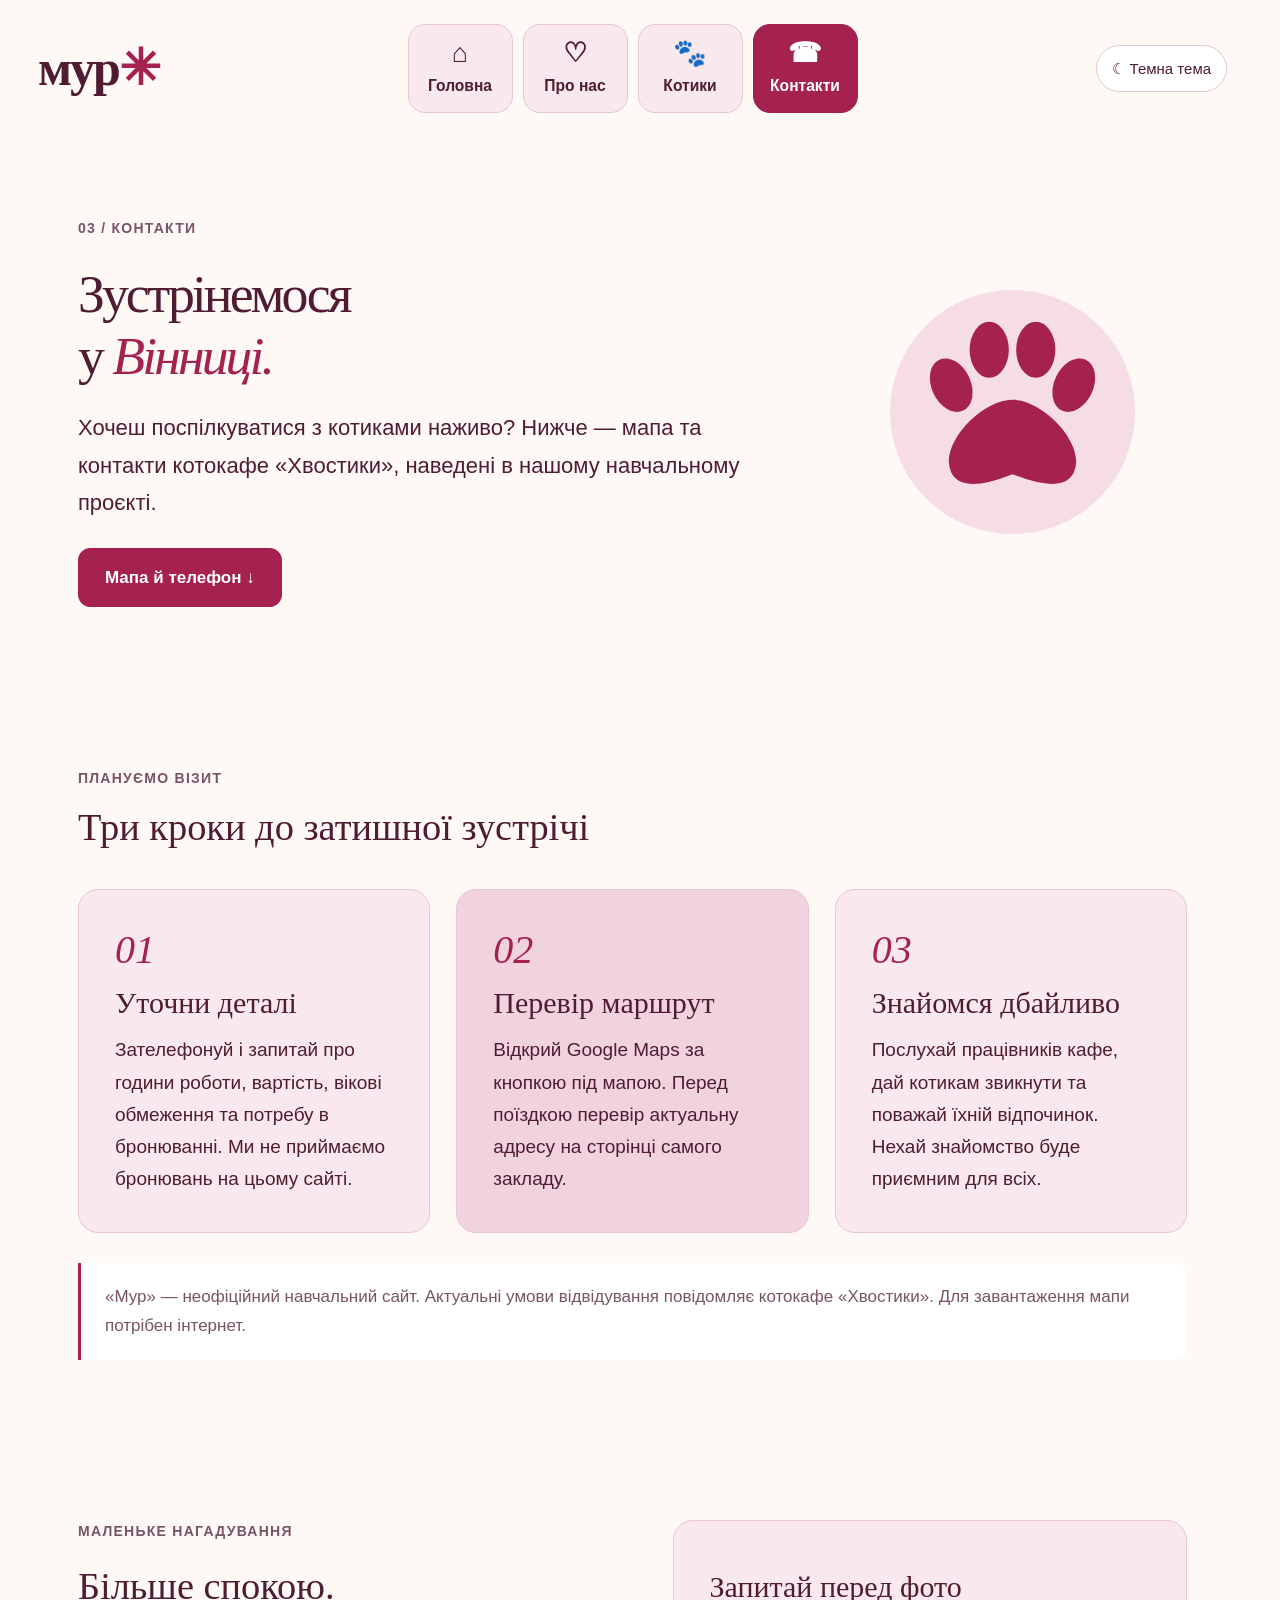
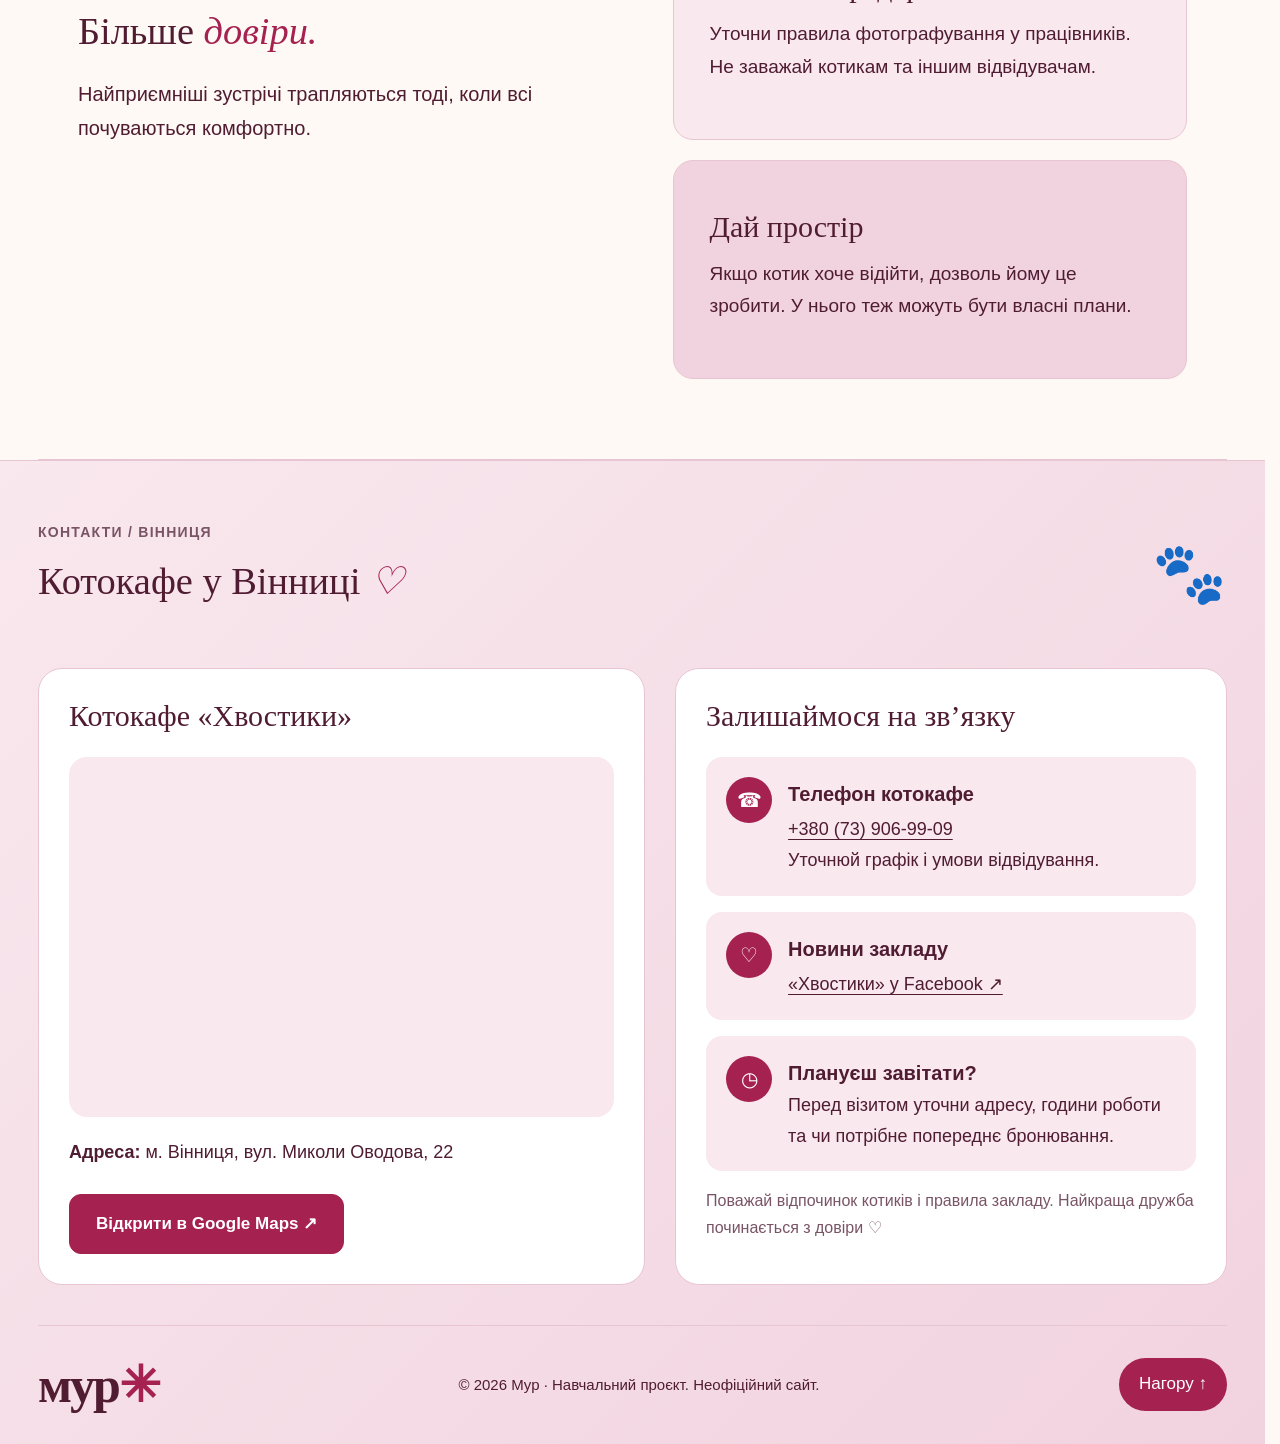
<file: contacts/index.html>
<!DOCTYPE html>
<html lang="uk">
	<head>
		<meta charset="UTF-8">
			<meta name="viewport" content="width=device-width, initial-scale=1.0">
				<meta name="description" content="Контакти котокафе Хвостики у Вінниці, мапа та поради перед відвідуванням.">
					<title>Контакти — Мур</title>
					<link rel="stylesheet" href="../style.css">
						<script src="../script.js" defer=""></script>
					</head>

	<body id="top">
		<a class="skip-link" href="#main">Перейти до вмісту</a>

		<header class="header">
			<a class="logo" href="../index.html" aria-label="Мур — головна">
				мур<span>✳</span>
			</a>

			<nav class="menu" aria-label="Головне меню">
				<a class="menu-link" href="../index.html">
					<span class="menu-icon" aria-hidden="true">⌂</span>
					<span>Головна</span>
				</a>
				<a class="menu-link" href="../about/index.html">
					<span class="menu-icon" aria-hidden="true">♡</span>
					<span>Про нас</span>
				</a>
				<a class="menu-link" href="../cats/index.html">
					<span class="menu-icon" aria-hidden="true">🐾</span>
					<span>Котики</span>
				</a>
				<a class="menu-link" href="index.html" aria-current="page">
					<span class="menu-icon" aria-hidden="true">☎</span>
					<span>Контакти</span>
				</a>
			</nav>

			<div class="header-actions">
				<button class="theme-toggle" type="button"
				  data-theme-toggle="" aria-pressed="false">
					☾ Темна тема
				</button>
			</div>
		</header>

		<main id="main">
			<section class="section contact-intro">
				<div>
					<p class="eyebrow">03 / КОНТАКТИ</p>
					<h1>
						Зустрінемося<br>
							у <em>Вінниці.</em>
					</h1>
					<p class="intro">
						Хочеш поспілкуватися з котиками наживо?
						Нижче — мапа та контакти котокафе «Хвостики»,
						наведені в нашому навчальному проєкті.
					</p>
					<a class="button" href="#contacts">Мапа й телефон ↓</a>
				</div>

				<img class="contact-art floating-paw"
				  src="images/paw.svg" alt="Малинова котяча лапка">
				</section>

			<section class="section">
				<p class="eyebrow">ПЛАНУЄМО ВІЗИТ</p>
				<h2>Три кроки до затишної зустрічі</h2>

				<div class="cards">
					<article class="info-card">
						<span class="number">01</span>
						<h3>Уточни деталі</h3>
						<p>
							Зателефонуй і запитай про години роботи,
							вартість, вікові обмеження та потребу в бронюванні.
							Ми не приймаємо бронювань на цьому сайті.
						</p>
					</article>

					<article class="info-card">
						<span class="number">02</span>
						<h3>Перевір маршрут</h3>
						<p>
							Відкрий Google Maps за кнопкою під мапою.
							Перед поїздкою перевір актуальну адресу
							на сторінці самого закладу.
						</p>
					</article>

					<article class="info-card">
						<span class="number">03</span>
						<h3>Знайомся дбайливо</h3>
						<p>
							Послухай працівників кафе, дай котикам звикнути
							та поважай їхній відпочинок.
							Нехай знайомство буде приємним для всіх.
						</p>
					</article>
				</div>

				<p class="notice">
					«Мур» — неофіційний навчальний сайт.
					Актуальні умови відвідування повідомляє котокафе «Хвостики».
					Для завантаження мапи потрібен інтернет.
				</p>
			</section>

			<section class="section split">
				<div>
					<p class="eyebrow">МАЛЕНЬКЕ НАГАДУВАННЯ</p>
					<h2>
						Більше спокою.<br>
							Більше <em>довіри.</em>
					</h2>
					<p>
						Найприємніші зустрічі трапляються тоді,
						коли всі почуваються комфортно.
					</p>
				</div>

				<div class="stack">
					<article class="info-card">
						<h3>Запитай перед фото</h3>
						<p>
							Уточни правила фотографування у працівників.
							Не заважай котикам та іншим відвідувачам.
						</p>
					</article>

					<article class="info-card">
						<h3>Дай простір</h3>
						<p>
							Якщо котик хоче відійти, дозволь йому це зробити.
							У нього теж можуть бути власні плани.
						</p>
					</article>
				</div>
			</section>
		</main>

		<footer class="contact-footer" id="contacts">
			<div class="footer-heading">
				<div>
					<p class="eyebrow">КОНТАКТИ / ВІННИЦЯ</p>
					<h2>
						Котокафе у Вінниці <em>♡</em>
					</h2>
				</div>
				<span class="floating-paw" aria-hidden="true">🐾</span>
			</div>

			<div class="footer-grid">
				<section class="map-card" aria-labelledby="map-title">
					<h3 id="map-title">Котокафе «Хвостики»</h3>
					<iframe class="location-map"
					  title="Мапа котокафе Хвостики у Вінниці"
					  src="https://maps.google.com/maps?q=Хвостики,+Миколи+Оводова+22,+Вінниця&amp;z=16&amp;output=embed"
					  loading="lazy" allowfullscreen=""
					  referrerpolicy="no-referrer-when-downgrade"></iframe>
					<p class="map-address">
						<strong>Адреса:</strong> м. Вінниця, вул. Миколи Оводова, 22
					</p>
					<a class="button"
					  href="https://www.google.com/maps/search/?api=1&amp;query=Хвостики+Миколи+Оводова+22+Вінниця"
					  target="_blank" rel="noopener noreferrer">
						Відкрити в Google Maps ↗
					</a>
				</section>

				<section class="contact-details" aria-labelledby="contact-title">
					<h3 id="contact-title">Залишаймося на зв’язку</h3>

					<div class="contact-item">
						<span class="contact-icon" aria-hidden="true">☎</span>
						<div>
							<h4>Телефон котокафе</h4>
							<a href="tel:+380739069909">+380 (73) 906-99-09</a>
							<p>Уточнюй графік і умови відвідування.</p>
						</div>
					</div>

					<div class="contact-item">
						<span class="contact-icon" aria-hidden="true">♡</span>
						<div>
							<h4>Новини закладу</h4>
							<a href="https://www.facebook.com/catcafe.vn/"
							  target="_blank" rel="noopener noreferrer">
								«Хвостики» у Facebook ↗
							</a>
						</div>
					</div>

					<div class="contact-item">
						<span class="contact-icon" aria-hidden="true">◷</span>
						<div>
							<h4>Плануєш завітати?</h4>
							<p>
								Перед візитом уточни адресу, години роботи
								та чи потрібне попереднє бронювання.
							</p>
						</div>
					</div>

					<p class="footer-invitation">
						Поважай відпочинок котиків і правила закладу.
						Найкраща дружба починається з довіри ♡
					</p>
				</section>
			</div>

			<div class="footer-bottom">
				<a class="logo" href="../index.html">
					мур<span>✳</span>
				</a>
				<p>© 2026 Мур · Навчальний проєкт. Неофіційний сайт.</p>
				<a class="footer-top" href="#top">Нагору ↑</a>
			</div>
		</footer>
	</body>
</html>
</file>
<file: style.css>
/* Усі стилі сайту містяться лише в цьому файлі. */

:root {
  color-scheme: light;
  --paper: #fff9f5;
  --surface: #ffffff;
  --pink: #f9e8ee;
  --pink-deep: #f1d3df;
  --ink: #501c32;
  --muted: #795465;
  --accent: #a52150;
  --button-text: #ffffff;
  --line: #e8c5d2;
  --glow: rgba(165, 33, 80, 0.24);
}

html[data-theme="dark"] {
  color-scheme: dark;
  --paper: #21151e;
  --surface: #30202b;
  --pink: #3c2635;
  --pink-deep: #493043;
  --ink: #fff0f5;
  --muted: #dfb9cc;
  --accent: #ff9dc2;
  --button-text: #351124;
  --line: #684254;
  --glow: rgba(255, 157, 194, 0.22);
}

* {
  box-sizing: border-box;
  margin: 0;
  padding: 0;
}

html {
  font-size: 20px;
  scroll-behavior: smooth;
  scroll-padding-top: 24px;
  scrollbar-gutter: stable;
}

body {
  min-width: 0;
  background: var(--paper);
  color: var(--ink);
  font-family: Arial, sans-serif;
  line-height: 1.7;
  overflow-wrap: break-word;
}

body.modal-open {
  overflow: hidden;
}

a {
  color: inherit;
  text-decoration: none;
}

button,
input {
  font: inherit;
}

button {
  cursor: pointer;
}

img {
  display: block;
  max-width: 100%;
}

button,
a,
summary,
input {
  -webkit-tap-highlight-color: transparent;
}

:focus-visible {
  outline: 3px solid var(--accent);
  outline-offset: 5px;
}

[hidden] {
  display: none !important;
}

h1,
h2,
h3 {
  font-family: Georgia, serif;
  font-weight: normal;
  line-height: 1.16;
  text-wrap: balance;
}

h1 {
  margin: 1.1rem 0;
  font-size: clamp(2.4rem, 4.2vw, 4.2rem);
  letter-spacing: -0.055em;
}

h2 {
  margin: 0.7rem 0 1.2rem;
  font-size: clamp(1.9rem, 3vw, 2.7rem);
}

h3 {
  margin: 0.65rem 0;
  font-size: 1.5rem;
}

h4 {
  font-size: 1rem;
}

em {
  color: var(--accent);
}

.header,
.hero,
.section,
.about,
.cats,
.footer-heading,
.footer-grid,
.footer-bottom {
  width: 94%;
  max-width: 2400px;
  margin-inline: auto;
}

.skip-link {
  position: fixed;
  top: -120px;
  left: 20px;
  z-index: 100;
  padding: 12px 20px;
  border-radius: 12px;
  background: var(--surface);
}

.skip-link:focus {
  top: 15px;
}

/* Шапка */

.header {
  display: grid;
  grid-template-columns: minmax(0, 1fr) auto minmax(0, 1fr);
  align-items: center;
  gap: 20px;
  padding-block: 24px;
}

.header > * {
  min-width: 0;
}

.logo {
  width: fit-content;
  font: bold 2.5rem Georgia, serif;
  letter-spacing: -0.1rem;
}

.logo span {
  color: var(--accent);
}

.menu {
  display: flex;
  justify-content: center;
  gap: 10px;
}

.menu-link {
  display: flex;
  flex-direction: column;
  align-items: center;
  justify-content: center;
  gap: 4px;
  min-width: 105px;
  padding: 12px 16px;
  border: 1px solid var(--line);
  border-radius: 17px;
  background: var(--pink);
  font-size: 0.78rem;
  font-weight: bold;
}

.menu-icon {
  font-size: 1.35rem;
  line-height: 1.2;
}

.menu-link[aria-current="page"] {
  border-color: var(--accent);
  background: var(--accent);
  color: var(--button-text);
}

.header-actions {
  justify-self: end;
}

.theme-toggle {
  padding: 10px 15px;
  border: 1px solid var(--line);
  border-radius: 30px;
  background: var(--surface);
  color: var(--ink);
  font-size: 0.75rem;
}

/* Головний екран */

.hero {
  display: grid;
  grid-template-columns: minmax(0, 1fr) minmax(0, 1fr);
  overflow: hidden;
  border: 1px solid var(--line);
  border-radius: 24px;
  background: var(--pink);
}

.hero-text {
  display: flex;
  flex-direction: column;
  align-items: flex-start;
  justify-content: center;
  min-width: 0;
  padding: 3rem;
}

.eyebrow,
.tag {
  color: var(--muted);
  font-size: 0.7rem;
  font-weight: bold;
  letter-spacing: 0.09em;
}

.intro {
  max-width: 34em;
  font-size: 1.1rem;
}

.hero-note {
  margin-top: 2rem;
  color: var(--muted);
  font-size: 0.8rem;
}

.hero-photo {
  position: relative;
  min-width: 0;
  min-height: 32rem;
  overflow: hidden;
  background: var(--pink-deep);
}

.hero-photo img {
  position: absolute;
  inset: 0;
  width: 100%;
  height: 100%;
  object-fit: cover;
  transition: transform 0.6s ease;
}

.hero-photo figcaption {
  position: absolute;
  bottom: 25px;
  left: 25px;
  max-width: calc(100% - 50px);
  padding: 12px 18px;
  border-radius: 8px;
  background: var(--paper);
  font: italic 0.9rem Georgia, serif;
  transform: rotate(-3deg);
}

.button {
  display: inline-flex;
  align-items: center;
  justify-content: center;
  gap: 12px;
  margin-top: 1.3rem;
  padding: 0.8rem 1.3rem;
  border: 1px solid var(--accent);
  border-radius: 12px;
  background: var(--accent);
  color: var(--button-text);
  font-size: 0.85rem;
  font-weight: bold;
  line-height: 1.5;
  text-align: center;
}

.button-secondary {
  background: var(--surface);
  color: var(--accent);
}

.text-link,
.back-link {
  display: inline-block;
  margin-block: 0.5rem;
  color: var(--accent);
  text-decoration: underline;
  text-underline-offset: 5px;
}

.ribbon {
  display: flex;
  flex-wrap: wrap;
  align-items: center;
  justify-content: center;
  gap: 2rem;
  margin-top: 24px;
  padding: 22px;
  background: var(--accent);
  color: var(--button-text);
  font-size: 0.7rem;
  letter-spacing: 0.08em;
}

/* Основні блоки */

.section,
.about,
.cats {
  padding: 4rem 2rem;
}

.about,
.split {
  display: grid;
  grid-template-columns: minmax(0, 1fr) minmax(0, 1fr);
  gap: 4rem;
  border-bottom: 1px solid var(--line);
}

.about-text p,
.split p {
  margin-bottom: 1rem;
}

.signature {
  color: var(--accent);
  font: italic 1.3rem Georgia, serif;
}

.section-heading {
  display: flex;
  align-items: end;
  justify-content: space-between;
  gap: 1rem;
}

.section-note {
  color: var(--muted);
  font-size: 0.8rem;
}

.cards {
  display: grid;
  grid-template-columns: repeat(3, minmax(0, 1fr));
  gap: 1.3rem;
  margin-top: 2rem;
}

.card,
.info-card {
  min-width: 0;
  padding: 1.8rem;
  border: 1px solid var(--line);
  border-radius: 20px;
  background: var(--pink);
}

.card {
  border-radius: 85px 85px 18px 18px;
}

.card:nth-child(2),
.info-card:nth-child(2) {
  background: var(--pink-deep);
}

.cat-icon {
  padding: 0.5rem 0 1rem;
  font-size: 2.8rem;
  text-align: center;
}

.card p,
.info-card p {
  font-size: 0.95rem;
}

.number {
  color: var(--accent);
  font: italic 2rem Georgia, serif;
}

.closing {
  padding: 3rem 1rem;
  background: var(--pink);
  text-align: center;
}

.closing p {
  margin: 0.5rem 0 1rem;
  font: normal clamp(1.9rem, 3vw, 2.7rem)/1.25 Georgia, serif;
}

.closing-heart {
  color: var(--accent);
  font-size: 2rem;
}

.page-intro {
  border-radius: 24px;
  background: var(--pink);
}

.notice {
  max-width: 70em;
  margin-top: 1.5rem;
  padding: 1rem 1.2rem;
  border-left: 3px solid var(--accent);
  border-radius: 0 12px 12px 0;
  background: var(--surface);
  color: var(--muted);
  font-size: 0.85rem;
}

.stack {
  display: grid;
  gap: 1rem;
}

.steps {
  padding-left: 1.4rem;
}

.steps li {
  padding: 0.3rem 0.5rem 1.2rem;
  border-radius: 12px;
}

.steps li::marker {
  color: var(--accent);
  font-weight: bold;
}

/* Питання та відповіді */

details {
  padding: 1rem 0;
  border-bottom: 1px solid var(--line);
}

summary {
  border-radius: 8px;
  color: var(--accent);
  font-weight: bold;
  cursor: pointer;
}

details p {
  max-width: 65em;
  margin-top: 1rem;
}

details[open] > p {
  animation: answer-in 0.3s ease-out;
}

/* Картки персонажів */

.profile {
  min-width: 0;
  overflow: hidden;
  border: 1px solid var(--line);
  border-radius: 24px;
  background: var(--surface);
}

.profile > img {
  width: 100%;
  aspect-ratio: 360 / 280;
  object-fit: cover;
}

.profile-copy {
  padding: 1.5rem;
}

.profile-copy p {
  font-size: 0.95rem;
}

.fact {
  margin-top: 1rem;
  padding-top: 1rem;
  border-top: 1px solid var(--line);
}

.profile-actions {
  display: flex;
  flex-wrap: wrap;
  gap: 10px;
  margin-top: 1.2rem;
}

.profile-actions .button {
  flex: 1 1 140px;
  margin-top: 0;
  padding: 0.65rem 0.8rem;
  font-size: 0.8rem;
}

.pet-message {
  min-height: 3.8em;
  margin-top: 0.8rem;
  color: var(--accent);
  font-size: 0.85rem;
}

/* Тест */

.quiz-panel {
  padding: 2rem;
  border: 1px solid var(--line);
  border-radius: 24px;
  background: var(--pink);
}

.quiz-description {
  max-width: 65ch;
  margin-bottom: 1.5rem;
  color: var(--muted);
}

.quiz-form fieldset {
  min-width: 0;
  margin-bottom: 1.3rem;
  padding: 1.2rem;
  border: 1px solid var(--line);
  border-radius: 18px;
  background: var(--surface);
}

.quiz-form legend {
  float: left;
  width: 100%;
  max-width: 100%;
  margin: 0 0 1rem;
  padding: 0;
  color: var(--ink);
  font-size: 1rem;
  font-weight: bold;
  line-height: 1.5;
  white-space: normal;
  overflow-wrap: anywhere;
}

.quiz-form fieldset::after {
  content: "";
  display: block;
  clear: both;
}

.quiz-option {
  clear: both;
  min-width: 0;
}

.quiz-option span {
  min-width: 0;
  overflow-wrap: anywhere;
}
}

.quiz-option {
  display: flex;
  align-items: flex-start;
  gap: 12px;
  margin-block: 8px;
  padding: 12px;
  border: 1px solid var(--line);
  border-radius: 12px;
  cursor: pointer;
}

.quiz-option:has(input:checked) {
  border-color: var(--accent);
  background: var(--pink);
}

.quiz-option input {
  flex-shrink: 0;
  width: 20px;
  height: 20px;
  margin-top: 6px;
  accent-color: var(--accent);
}

.quiz-result {
  margin-top: 1.5rem;
  padding: 1.5rem;
  border: 2px solid var(--accent);
  border-radius: 18px;
  background: var(--surface);
}

.quiz-result h3 {
  color: var(--accent);
}

/* Вікно історії */

.story-dialog {
  position: fixed;
  inset: 0;
  width: min(92%, 680px);
  max-height: 85dvh;
  margin: auto;
  padding: 2rem;
  overflow-y: auto;
  border: 1px solid var(--line);
  border-radius: 25px;
  background: var(--surface);
  color: var(--ink);
  box-shadow: 0 25px 80px rgba(0, 0, 0, 0.25);
}

.story-dialog[open] {
  animation: answer-in 0.25s ease-out;
}

.story-dialog::backdrop {
  background: rgba(24, 10, 20, 0.65);
  backdrop-filter: blur(5px);
}

.dialog-close {
  display: block;
  margin-left: auto;
  padding: 8px 14px;
  border: 1px solid var(--line);
  border-radius: 30px;
  background: var(--pink);
  color: var(--ink);
  font-size: 0.8rem;
}

.dialog-art {
  width: 200px;
  margin: 1rem auto;
  border-radius: 20px;
}

.story-dialog h2 {
  text-align: center;
}

.story-dialog .eyebrow {
  margin-top: 1rem;
  text-align: center;
}

/* Контакти та футер */

.contact-intro {
  display: grid;
  grid-template-columns: minmax(0, 2fr) minmax(0, 1fr);
  align-items: center;
  gap: 3rem;
}

.contact-art {
  justify-self: center;
  width: 70%;
  max-width: 350px;
}

.contact-footer {
  padding: 3rem 0 1.5rem;
  border-top: 1px solid var(--line);
  background: linear-gradient(135deg, var(--pink), var(--pink-deep));
}

.footer-heading {
  display: flex;
  align-items: center;
  justify-content: space-between;
  gap: 1rem;
  margin-bottom: 2rem;
}

.footer-grid {
  display: grid;
  grid-template-columns: minmax(0, 1.1fr) minmax(0, 1fr);
  gap: 1.5rem;
}

.map-card,
.contact-details {
  min-width: 0;
  padding: 1.5rem;
  border: 1px solid var(--line);
  border-radius: 24px;
  background: var(--surface);
}

.map-card h3,
.contact-details h3 {
  margin: 0 0 1.2rem;
}

.location-map {
  display: block;
  width: 100%;
  height: 18rem;
  border: 0;
  border-radius: 18px;
  background: var(--pink);
}

.map-address {
  margin-top: 1rem;
  font-size: 0.9rem;
}

.contact-item {
  display: flex;
  align-items: flex-start;
  gap: 0.8rem;
  margin-bottom: 0.8rem;
  padding: 1rem;
  border-radius: 16px;
  background: var(--pink);
}

.contact-item > div {
  min-width: 0;
}

.contact-icon {
  display: flex;
  flex-shrink: 0;
  align-items: center;
  justify-content: center;
  width: 2.3rem;
  height: 2.3rem;
  border-radius: 50%;
  background: var(--accent);
  color: var(--button-text);
}

.contact-item p,
.contact-item a {
  font-size: 0.9rem;
  overflow-wrap: anywhere;
}

.contact-item a {
  text-decoration: underline;
  text-underline-offset: 4px;
}

.contact-hint,
.footer-invitation {
  color: var(--muted);
  font-size: 0.8rem;
}

.footer-bottom {
  display: flex;
  flex-wrap: wrap;
  align-items: center;
  justify-content: space-between;
  gap: 1rem;
  margin-top: 2rem;
  padding-top: 1.5rem;
  border-top: 1px solid var(--line);
}

.footer-bottom p {
  font-size: 0.75rem;
}

.footer-top {
  padding: 0.6rem 1rem;
  border-radius: 30px;
  background: var(--accent);
  color: var(--button-text);
  font-size: 0.85rem;
}

/* Анімації та підсвічування */

.button,
.menu-link,
.theme-toggle,
.card,
.info-card,
.profile,
.contact-item,
.footer-top,
.map-card,
.contact-details,
.steps li,
.quiz-option,
.dialog-close {
  transition:
    transform 0.25s ease,
    box-shadow 0.25s ease,
    background-color 0.25s ease,
    border-color 0.25s ease;
}

.logo,
.text-link,
.back-link {
  transition: color 0.25s ease, text-shadow 0.25s ease;
}

@media (hover: hover) and (pointer: fine) {
  .button:hover,
  .menu-link:hover,
  .theme-toggle:hover,
  .footer-top:hover,
  .dialog-close:hover {
    transform: translateY(-3px);
    box-shadow: 0 0 25px var(--glow);
  }

  .card:hover,
  .info-card:hover,
  .profile:hover,
  .contact-item:hover {
    transform: translateY(-5px);
    box-shadow: 0 14px 30px var(--glow);
  }

  .map-card:hover,
  .contact-details:hover,
  .quiz-option:hover {
    box-shadow: 0 0 25px var(--glow);
  }

  .steps li:hover {
    transform: translateX(4px);
    background: var(--pink);
  }

  .hero-photo:hover img {
    transform: scale(1.035);
  }

  .logo:hover,
  .text-link:hover,
  .back-link:hover {
    color: var(--accent);
    text-shadow: 0 0 15px var(--glow);
  }

  summary:hover {
    background: var(--pink);
  }
}

.profile:focus-within,
.contact-item:focus-within,
.quiz-option:focus-within {
  box-shadow: 0 0 24px var(--glow);
}

.floating-paw {
  display: inline-block;
  font-size: 3rem;
  animation: paw-float 4s ease-in-out infinite;
}

.effect-particle {
  position: fixed;
  top: 0;
  left: 0;
  z-index: 1000;
  pointer-events: none;
  user-select: none;
  color: var(--accent);
  font-size: 25px;
  line-height: 1;
}

@keyframes paw-float {
  0%,
  100% {
    transform: translateY(0) rotate(-6deg);
  }
  50% {
    transform: translateY(-10px) rotate(6deg);
  }
}

@keyframes answer-in {
  from {
    opacity: 0;
    transform: translateY(8px);
  }
  to {
    opacity: 1;
    transform: translateY(0);
  }
}

/* Адаптація без зміни базового розміру шрифту */

@media (max-width: 1100px) {
  .header {
    grid-template-columns: 1fr auto;
  }

  .menu {
    grid-column: 1 / -1;
    grid-row: 2;
  }

  .hero-text {
    padding: 2rem;
  }

  .section,
  .about,
  .cats {
    padding: 3rem 1rem;
  }

  .about,
  .split {
    gap: 2rem;
  }

  .cards {
    grid-template-columns: repeat(2, minmax(0, 1fr));
  }

  .section-note {
    display: none;
  }
}

@media (max-width: 760px) {
  .hero,
  .about,
  .split,
  .footer-grid,
  .contact-intro {
    grid-template-columns: 1fr;
  }

  .hero-photo {
    min-height: 0;
    aspect-ratio: 1 / 1;
  }

  .hero-text {
    padding: 2rem 1.2rem;
  }

  .cards {
    grid-template-columns: 1fr;
  }

  .section,
  .about,
  .cats {
    padding: 2.5rem 0.7rem;
  }

  .page-intro {
    padding: 2rem 1.2rem;
  }

  .menu {
    display: grid;
    grid-template-columns: repeat(4, minmax(0, 1fr));
    width: 100%;
    gap: 7px;
  }

  .menu-link {
    min-width: 0;
    padding: 10px 4px;
    font-size: 0.65rem;
  }

  .ribbon {
    gap: 12px;
    padding: 18px 10px;
    font-size: 0.6rem;
  }

  .map-card,
  .contact-details,
  .quiz-panel {
    padding: 1rem;
  }

  .contact-art {
    max-width: 180px;
  }

  .footer-bottom {
    flex-direction: column;
    text-align: center;
  }

  .footer-heading {
    align-items: flex-start;
  }

  .footer-heading .floating-paw {
    font-size: 2rem;
  }

  .story-dialog {
    padding: 1.2rem;
  }

  .quiz-form fieldset {
    padding: 0.8rem;
  }

  .contact-item {
    padding: 0.7rem;
  }
}

@media (prefers-reduced-motion: reduce) {
  html {
    scroll-behavior: auto;
  }

  *,
  *::before,
  *::after {
    animation: none !important;
    transition: none !important;
  }

  .button:hover,
  .menu-link:hover,
  .theme-toggle:hover,
  .footer-top:hover,
  .dialog-close:hover,
  .card:hover,
  .info-card:hover,
  .profile:hover,
  .contact-item:hover,
  .steps li:hover,
  .hero-photo:hover img {
    transform: none;
  }
}
</file>
